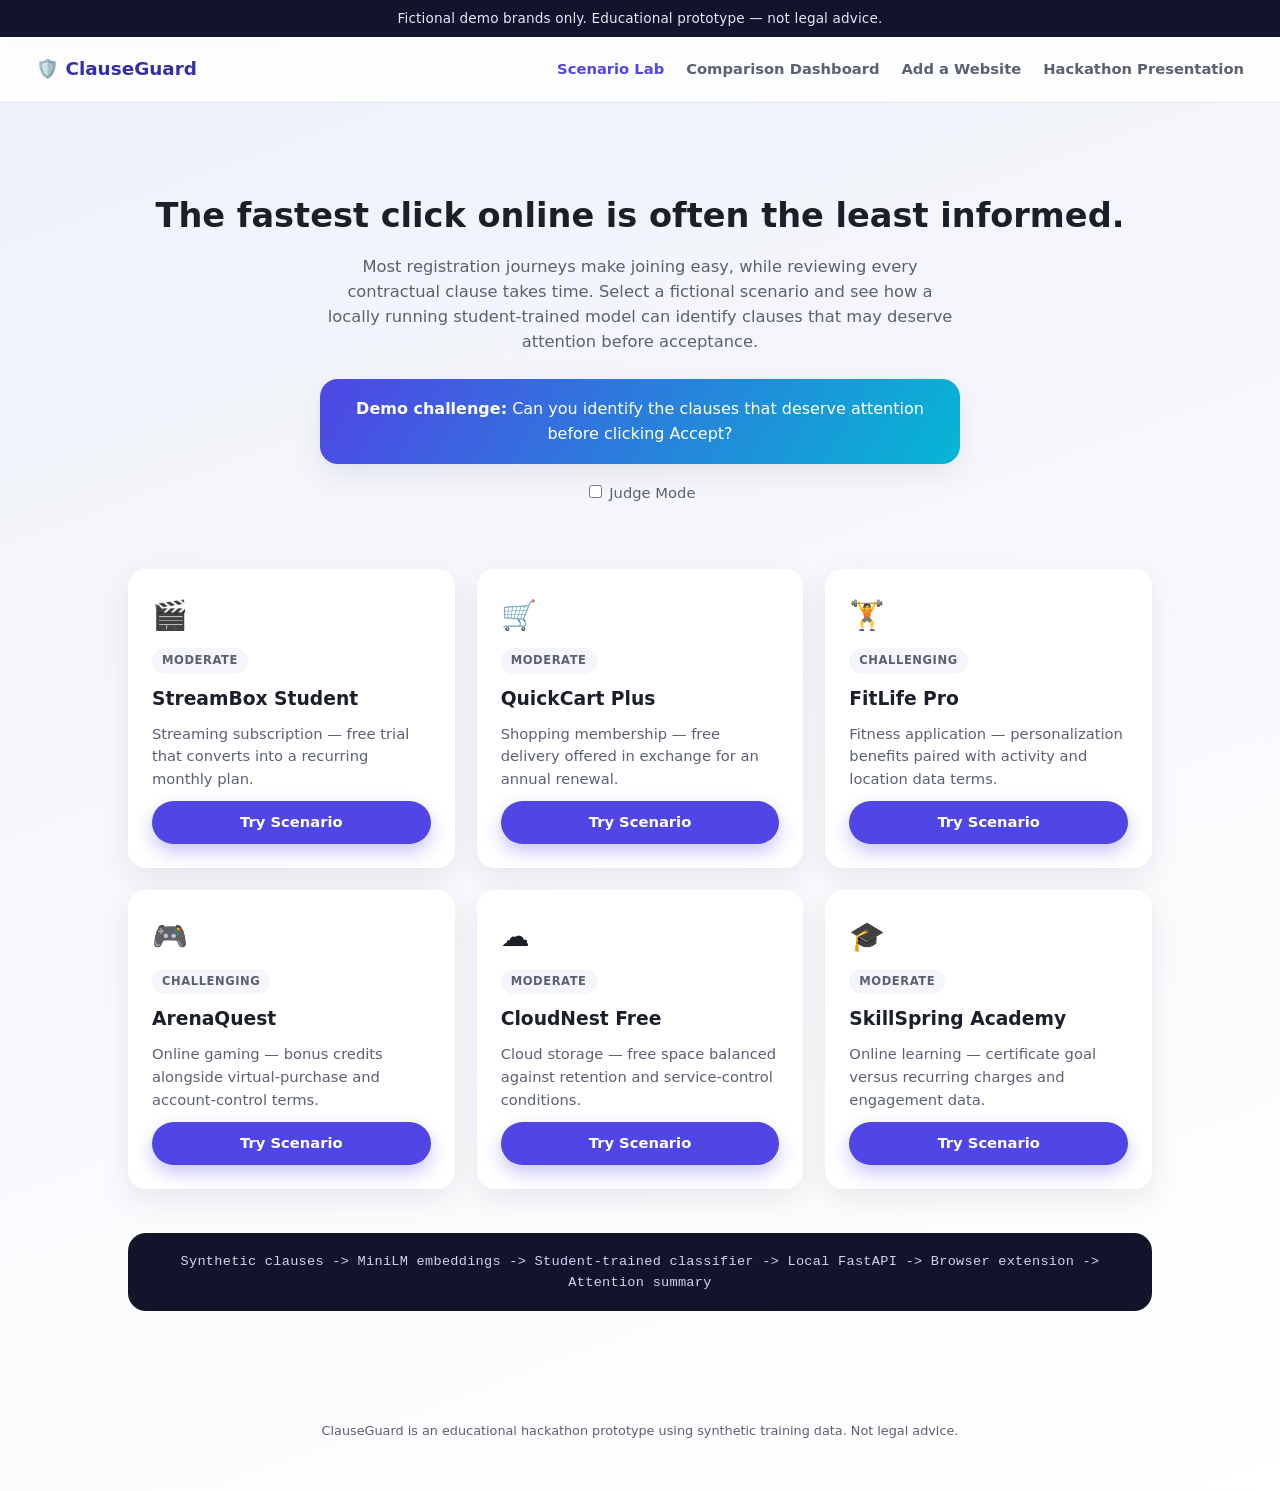
<file: demo/index.html>
<!DOCTYPE html>
<html lang="en">
<head>
<meta charset="UTF-8" />
<meta name="viewport" content="width=device-width, initial-scale=1.0" />
<title>ClauseGuard - Real-World Scenario Lab</title>
<link rel="stylesheet" href="styles.css" />
</head>
<body data-clauseguard-scenario="gallery" data-clauseguard-title="Scenario Lab">
  <div class="cg-disclaimer-banner">
    Fictional demo brands only. Educational prototype &mdash; not legal advice.
  </div>
  <nav class="cg-nav">
    <a class="cg-logo" href="index.html">🛡️ ClauseGuard</a>
    <ul class="cg-nav-links">
      <li><a href="index.html" class="active">Scenario Lab</a></li>
      <li><a href="comparison.html">Comparison Dashboard</a></li>
      <li><a href="admin-add-site.html">Add a Website</a></li>
      <li><a href="presentation.html">Hackathon Presentation</a></li>
    </ul>
  </nav>

  <div id="cg-judge-bar-top" class="cg-judge-bar" style="display:none;"></div>

  <main class="cg-container">
    <section class="cg-hero">
      <h1>The fastest click online is often the least informed.</h1>
      <p>
        Most registration journeys make joining easy, while reviewing every
        contractual clause takes time. Select a fictional scenario and see
        how a locally running student-trained model can identify clauses
        that may deserve attention before acceptance.
      </p>
      <div class="cg-challenge-card">
        <strong>Demo challenge:</strong> Can you identify the clauses that
        deserve attention before clicking Accept?
      </div>
      <div class="cg-judge-toggle">
        <label for="cg-judge-toggle-checkbox">
          <input type="checkbox" id="cg-judge-toggle-checkbox" />
          Judge Mode
        </label>
      </div>
    </section>

    <section class="cg-grid">
      <article class="cg-card">
        <div class="cg-card-icon">🎬</div>
        <span class="cg-difficulty">Moderate</span>
        <h3>StreamBox Student</h3>
        <p>Streaming subscription &mdash; free trial that converts into a recurring monthly plan.</p>
        <a class="cg-btn cg-btn-primary" href="streaming.html">Try Scenario</a>
      </article>

      <article class="cg-card">
        <div class="cg-card-icon">🛒</div>
        <span class="cg-difficulty">Moderate</span>
        <h3>QuickCart Plus</h3>
        <p>Shopping membership &mdash; free delivery offered in exchange for an annual renewal.</p>
        <a class="cg-btn cg-btn-primary" href="shopping.html">Try Scenario</a>
      </article>

      <article class="cg-card">
        <div class="cg-card-icon">🏋️</div>
        <span class="cg-difficulty">Challenging</span>
        <h3>FitLife Pro</h3>
        <p>Fitness application &mdash; personalization benefits paired with activity and location data terms.</p>
        <a class="cg-btn cg-btn-primary" href="fitness.html">Try Scenario</a>
      </article>

      <article class="cg-card">
        <div class="cg-card-icon">🎮</div>
        <span class="cg-difficulty">Challenging</span>
        <h3>ArenaQuest</h3>
        <p>Online gaming &mdash; bonus credits alongside virtual-purchase and account-control terms.</p>
        <a class="cg-btn cg-btn-primary" href="gaming.html">Try Scenario</a>
      </article>

      <article class="cg-card">
        <div class="cg-card-icon">☁️</div>
        <span class="cg-difficulty">Moderate</span>
        <h3>CloudNest Free</h3>
        <p>Cloud storage &mdash; free space balanced against retention and service-control conditions.</p>
        <a class="cg-btn cg-btn-primary" href="cloud-storage.html">Try Scenario</a>
      </article>

      <article class="cg-card">
        <div class="cg-card-icon">🎓</div>
        <span class="cg-difficulty">Moderate</span>
        <h3>SkillSpring Academy</h3>
        <p>Online learning &mdash; certificate goal versus recurring charges and engagement data.</p>
        <a class="cg-btn cg-btn-primary" href="student-learning.html">Try Scenario</a>
      </article>
    </section>

    <div class="cg-architecture-strip">
      Synthetic clauses -&gt; MiniLM embeddings -&gt; Student-trained classifier -&gt; Local FastAPI -&gt; Browser extension -&gt; Attention summary
    </div>
  </main>

  <footer class="cg-footer">
    ClauseGuard is an educational hackathon prototype using synthetic training data. Not legal advice.
  </footer>

  <script src="demo.js"></script>
  <script>
    ClauseGuardDemo.initGalleryJudgeToggle(
      document.getElementById("cg-judge-toggle-checkbox"),
      document.getElementById("cg-judge-bar-top")
    );
  </script>
</body>
</html>
</file>
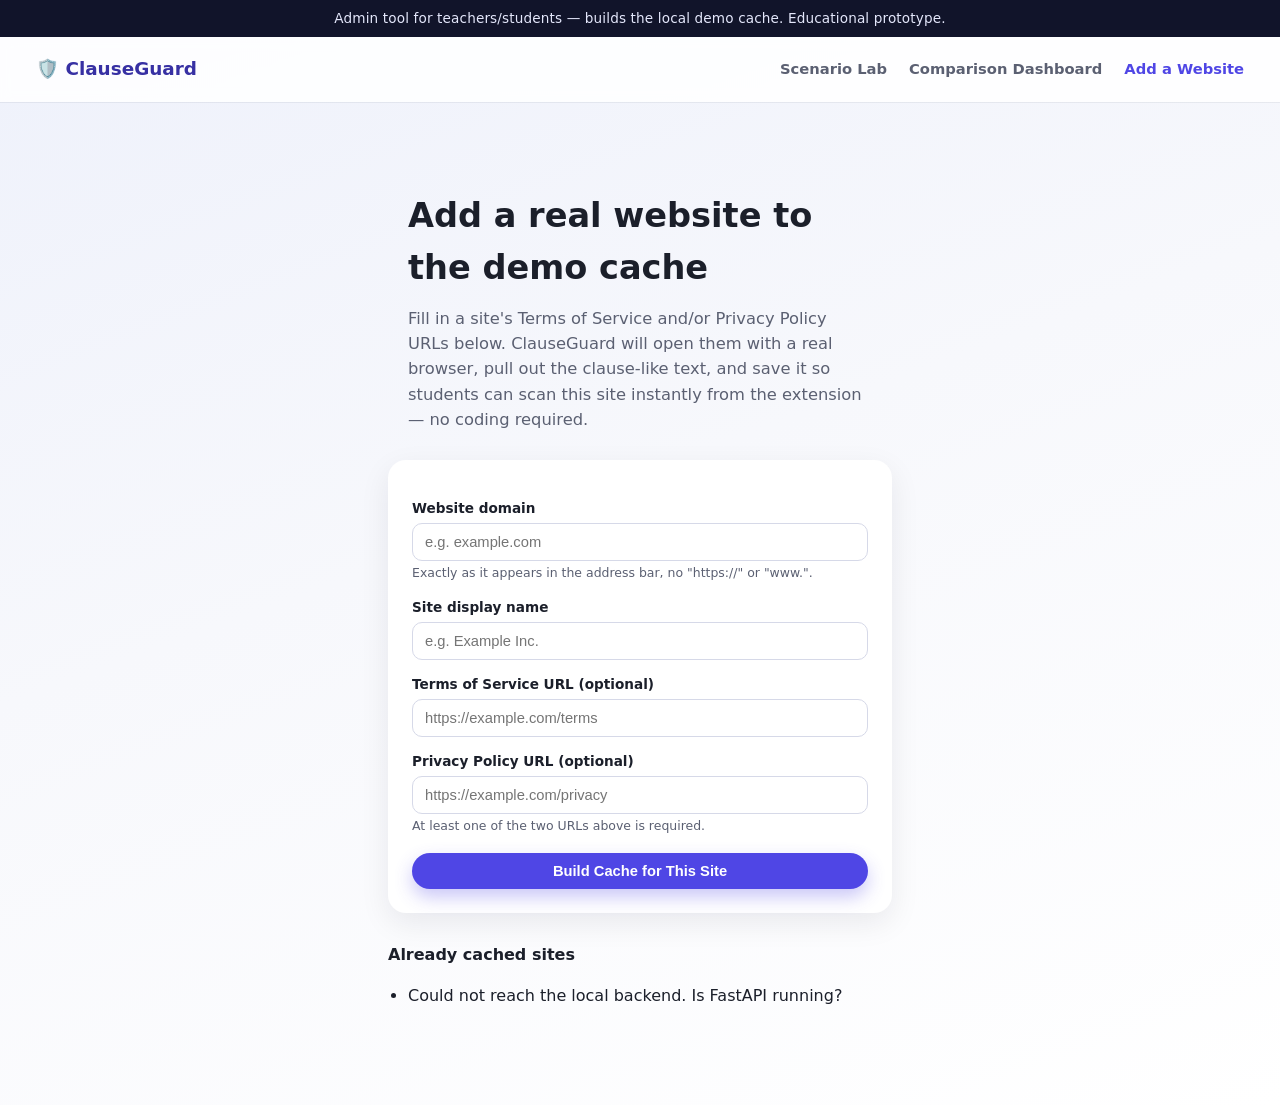
<file: demo/admin-add-site.html>
<!DOCTYPE html>
<html lang="en">
<head>
<meta charset="UTF-8" />
<meta name="viewport" content="width=device-width, initial-scale=1.0" />
<title>Add a Website - ClauseGuard Admin</title>
<link rel="stylesheet" href="styles.css" />
<style>
  .cg-admin-form label {
    display: block;
    font-weight: 600;
    font-size: 0.85rem;
    margin: 14px 0 4px;
  }
  .cg-admin-form input {
    width: 100%;
    padding: 10px 12px;
    border-radius: 10px;
    border: 1px solid #d6d9e8;
    font-size: 0.92rem;
    box-sizing: border-box;
  }
  .cg-admin-hint {
    font-size: 0.78rem;
    color: #5b6072;
    margin: 2px 0 0;
  }
  #cg-admin-result {
    margin-top: 18px;
    padding: 14px 16px;
    border-radius: 12px;
    display: none;
    font-size: 0.88rem;
  }
  #cg-admin-result.cg-admin-ok {
    background: #e4f7ec;
    color: #1b8a5a;
    display: block;
  }
  #cg-admin-result.cg-admin-error {
    background: #fde2e2;
    color: #b91c1c;
    display: block;
  }
  #cg-admin-result.cg-admin-loading {
    background: #f4f6fb;
    color: #5b6072;
    display: block;
  }
  .cg-admin-existing {
    margin-top: 30px;
  }
  .cg-admin-existing ul {
    padding-left: 20px;
  }
</style>
</head>
<body>
  <div class="cg-disclaimer-banner">
    Admin tool for teachers/students &mdash; builds the local demo cache. Educational prototype.
  </div>
  <nav class="cg-nav">
    <a class="cg-logo" href="index.html">🛡️ ClauseGuard</a>
    <ul class="cg-nav-links">
      <li><a href="index.html">Scenario Lab</a></li>
      <li><a href="comparison.html">Comparison Dashboard</a></li>
      <li><a href="admin-add-site.html" class="active">Add a Website</a></li>
    </ul>
  </nav>

  <main class="cg-container" style="max-width:560px;">
    <section class="cg-hero" style="text-align:left;">
      <h1>Add a real website to the demo cache</h1>
      <p>
        Fill in a site's Terms of Service and/or Privacy Policy URLs below.
        ClauseGuard will open them with a real browser, pull out the
        clause-like text, and save it so students can scan this site
        instantly from the extension &mdash; no coding required.
      </p>
    </section>

    <div class="cg-panel cg-admin-form">
      <label for="cg-domain">Website domain</label>
      <input id="cg-domain" placeholder="e.g. example.com" autocomplete="off" />
      <p class="cg-admin-hint">Exactly as it appears in the address bar, no "https://" or "www.".</p>

      <label for="cg-site-name">Site display name</label>
      <input id="cg-site-name" placeholder="e.g. Example Inc." autocomplete="off" />

      <label for="cg-terms-url">Terms of Service URL (optional)</label>
      <input id="cg-terms-url" placeholder="https://example.com/terms" autocomplete="off" />

      <label for="cg-privacy-url">Privacy Policy URL (optional)</label>
      <input id="cg-privacy-url" placeholder="https://example.com/privacy" autocomplete="off" />
      <p class="cg-admin-hint">At least one of the two URLs above is required.</p>

      <button id="cg-admin-submit" class="cg-btn cg-btn-primary" style="width:100%; margin-top:18px;">
        Build Cache for This Site
      </button>

      <div id="cg-admin-result"></div>
    </div>

    <section class="cg-admin-existing">
      <h2 style="font-size:1rem;">Already cached sites</h2>
      <ul id="cg-existing-list">
        <li>Loading...</li>
      </ul>
    </section>
  </main>

  <script>
    const API_BASE_CANDIDATES = ["http://127.0.0.1:8000", "http://localhost:8000"];

    async function fetchFromBackend(path, options) {
      let lastError = null;
      for (const base of API_BASE_CANDIDATES) {
        try {
          const response = await fetch(base + path, options);
          const body = await response.json().catch(() => null);
          if (!response.ok) {
            throw new Error((body && body.detail) || `HTTP ${response.status}`);
          }
          return body;
        } catch (err) {
          lastError = err;
        }
      }
      throw lastError || new Error("Unknown network error.");
    }

    async function loadExistingSites() {
      const listEl = document.getElementById("cg-existing-list");
      try {
        const data = await fetchFromBackend("/realsite-cache", { method: "GET" });
        const names = Object.entries(data.domains || {});
        listEl.innerHTML = names.length
          ? names.map(([domain, name]) => `<li><strong>${name}</strong> &mdash; ${domain}</li>`).join("")
          : "<li>No sites cached yet.</li>";
      } catch (err) {
        listEl.innerHTML = "<li>Could not reach the local backend. Is FastAPI running?</li>";
      }
    }

    async function submitForm() {
      const resultEl = document.getElementById("cg-admin-result");
      const domain = document.getElementById("cg-domain").value.trim();
      const siteName = document.getElementById("cg-site-name").value.trim();
      const termsUrl = document.getElementById("cg-terms-url").value.trim();
      const privacyUrl = document.getElementById("cg-privacy-url").value.trim();

      resultEl.className = "";
      if (!domain || !siteName || (!termsUrl && !privacyUrl)) {
        resultEl.className = "cg-admin-error";
        resultEl.textContent = "Please fill in the domain, site name, and at least one URL.";
        return;
      }

      resultEl.className = "cg-admin-loading";
      resultEl.textContent = "Opening the page(s) with a real browser and extracting text... this takes about 10-20 seconds.";

      try {
        const result = await fetchFromBackend("/realsite-cache/build", {
          method: "POST",
          headers: { "Content-Type": "application/json" },
          body: JSON.stringify({
            domain,
            site_name: siteName,
            terms_url: termsUrl || null,
            privacy_url: privacyUrl || null,
          }),
        });

        if (result.cached) {
          const counts = Object.entries(result.pages)
            .map(([type, p]) => `${type}: ${p.clause_count ?? 0} clauses in ${p.seconds ?? "?"}s`)
            .join(", ");
          resultEl.className = "cg-admin-ok";
          resultEl.textContent = `Done! Cached ${result.site_name} (${counts}). Students can now scan ${domain} from the extension.`;
          loadExistingSites();
        } else {
          resultEl.className = "cg-admin-error";
          resultEl.textContent = "Could not extract any usable text from the page(s) provided.";
        }
      } catch (err) {
        resultEl.className = "cg-admin-error";
        resultEl.textContent = `Error: ${err.message}`;
      }
    }

    document.getElementById("cg-admin-submit").addEventListener("click", submitForm);
    loadExistingSites();
  </script>
</body>
</html>
</file>
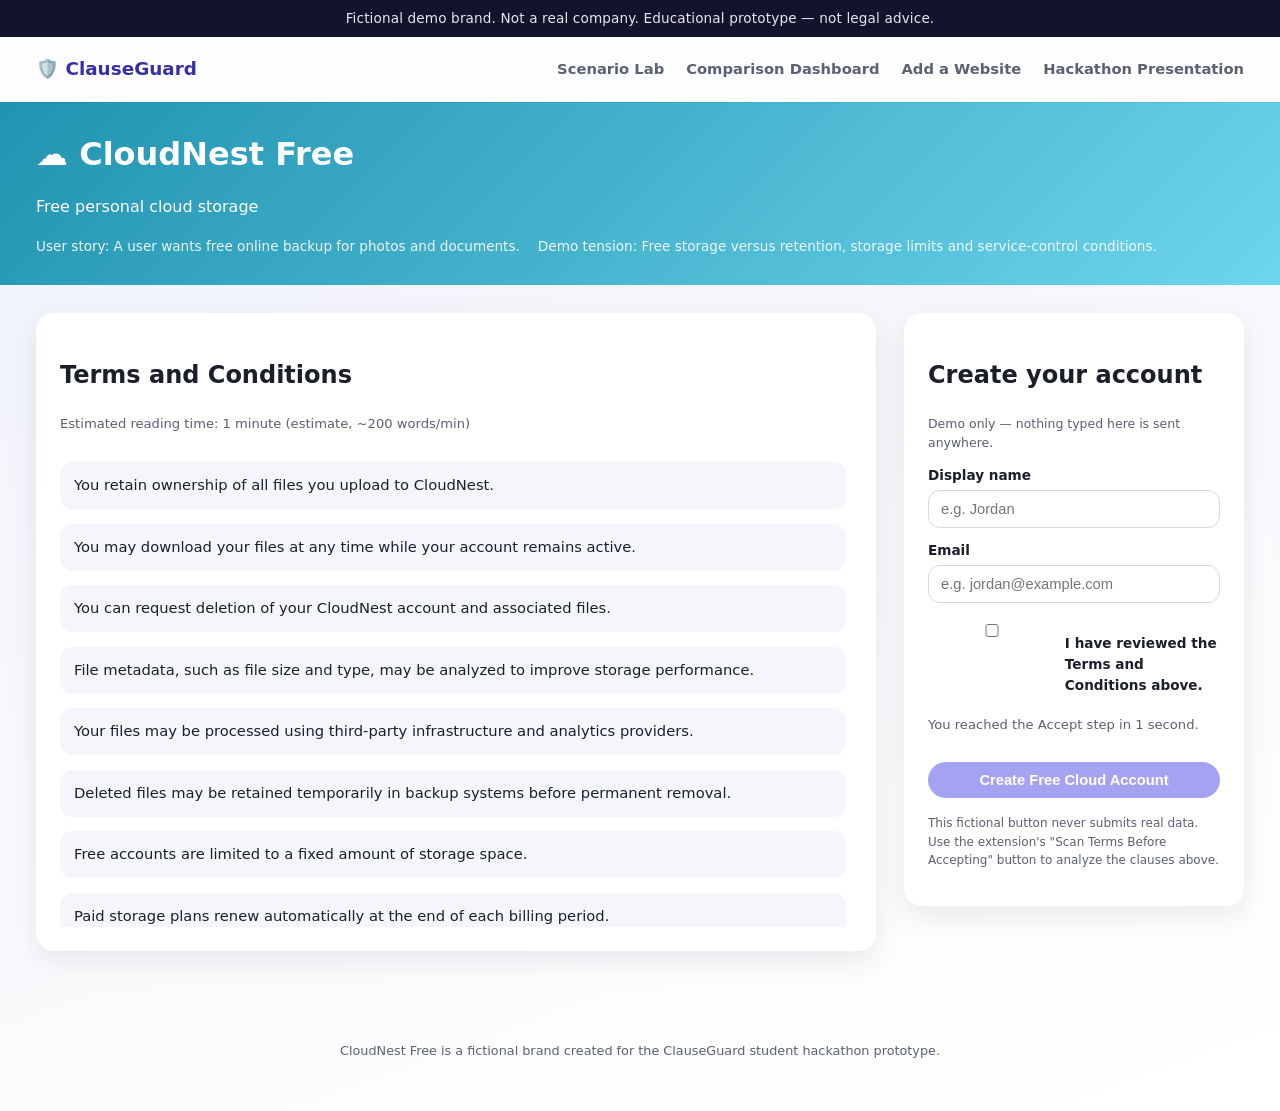
<file: demo/cloud-storage.html>
<!DOCTYPE html>
<html lang="en">
<head>
<meta charset="UTF-8" />
<meta name="viewport" content="width=device-width, initial-scale=1.0" />
<title>CloudNest Free - ClauseGuard Scenario</title>
<link rel="stylesheet" href="styles.css" />
</head>
<body data-clauseguard-scenario="cloud-storage" data-clauseguard-title="CloudNest Free">
  <div class="cg-disclaimer-banner">
    Fictional demo brand. Not a real company. Educational prototype &mdash; not legal advice.
  </div>
  <nav class="cg-nav">
    <a class="cg-logo" href="index.html">🛡️ ClauseGuard</a>
    <ul class="cg-nav-links">
      <li><a href="index.html">Scenario Lab</a></li>
      <li><a href="comparison.html">Comparison Dashboard</a></li>
      <li><a href="admin-add-site.html">Add a Website</a></li>
      <li><a href="presentation.html">Hackathon Presentation</a></li>
    </ul>
  </nav>

  <div id="cg-judge-banner" class="cg-judge-bar" style="display:none;"></div>

  <header class="cg-scenario-header" style="background: linear-gradient(135deg, #2193b0 0%, #6dd5ed 100%);">
    <h1>☁️ CloudNest Free</h1>
    <p>Free personal cloud storage</p>
    <div class="cg-scenario-meta">
      <span>User story: A user wants free online backup for photos and documents.</span>
      <span>Demo tension: Free storage versus retention, storage limits and service-control conditions.</span>
    </div>
  </header>

  <div class="cg-scenario-layout">
    <section class="cg-panel">
      <h2>Terms and Conditions</h2>
      <p id="cg-reading-time" class="cg-reading-time"></p>
      <div class="cg-terms-box">
        <p class="tc-clause" data-clause-id="1">You retain ownership of all files you upload to CloudNest.</p>
        <p class="tc-clause" data-clause-id="2">You may download your files at any time while your account remains active.</p>
        <p class="tc-clause" data-clause-id="3">You can request deletion of your CloudNest account and associated files.</p>
        <p class="tc-clause" data-clause-id="4">File metadata, such as file size and type, may be analyzed to improve storage performance.</p>
        <p class="tc-clause" data-clause-id="5">Your files may be processed using third-party infrastructure and analytics providers.</p>
        <p class="tc-clause" data-clause-id="6">Deleted files may be retained temporarily in backup systems before permanent removal.</p>
        <p class="tc-clause" data-clause-id="7">Free accounts are limited to a fixed amount of storage space.</p>
        <p class="tc-clause" data-clause-id="8">Paid storage plans renew automatically at the end of each billing period.</p>
        <p class="tc-clause" data-clause-id="9">We may change paid-plan prices for future billing periods with advance notice.</p>
        <p class="tc-clause" data-clause-id="10">Inactive accounts may be deleted after notice is sent to your registered email.</p>
        <p class="tc-clause" data-clause-id="11">We may restrict access to your account while investigating suspected misuse.</p>
        <p class="tc-clause" data-clause-id="12">We retain a limited operational licence to process your uploaded files in order to provide the service.</p>
      </div>
    </section>

    <aside class="cg-sidebar">
      <div class="cg-panel cg-signup-form">
        <h2>Create your account</h2>
        <p style="font-size:0.78rem;color:#5b6072;">Demo only &mdash; nothing typed here is sent anywhere.</p>
        <label for="cg-name">Display name</label>
        <input type="text" id="cg-name" placeholder="e.g. Jordan" autocomplete="off" />
        <label for="cg-email">Email</label>
        <input type="email" id="cg-email" placeholder="e.g. jordan@example.com" autocomplete="off" />

        <div class="cg-checkbox-row">
          <input type="checkbox" id="cg-accept-checkbox" />
          <label for="cg-accept-checkbox">I have reviewed the Terms and Conditions above.</label>
        </div>
        <p id="cg-elapsed-timer" class="cg-elapsed-timer"></p>
        <p id="cg-review-nudge" class="cg-review-nudge"></p>

        <button id="cg-primary-action" class="cg-btn cg-btn-primary" style="width:100%;margin-top:14px;" disabled>
          Create Free Cloud Account
        </button>
        <p class="cg-fine-print">
          This fictional button never submits real data. Use the extension's
          "Scan Terms Before Accepting" button to analyze the clauses above.
        </p>
      </div>
    </aside>
  </div>

  <footer class="cg-footer">
    CloudNest Free is a fictional brand created for the ClauseGuard student hackathon prototype.
  </footer>

  <script src="demo.js"></script>
  <script>
    ClauseGuardDemo.initScenarioPage({});
  </script>
</body>
</html>
</file>
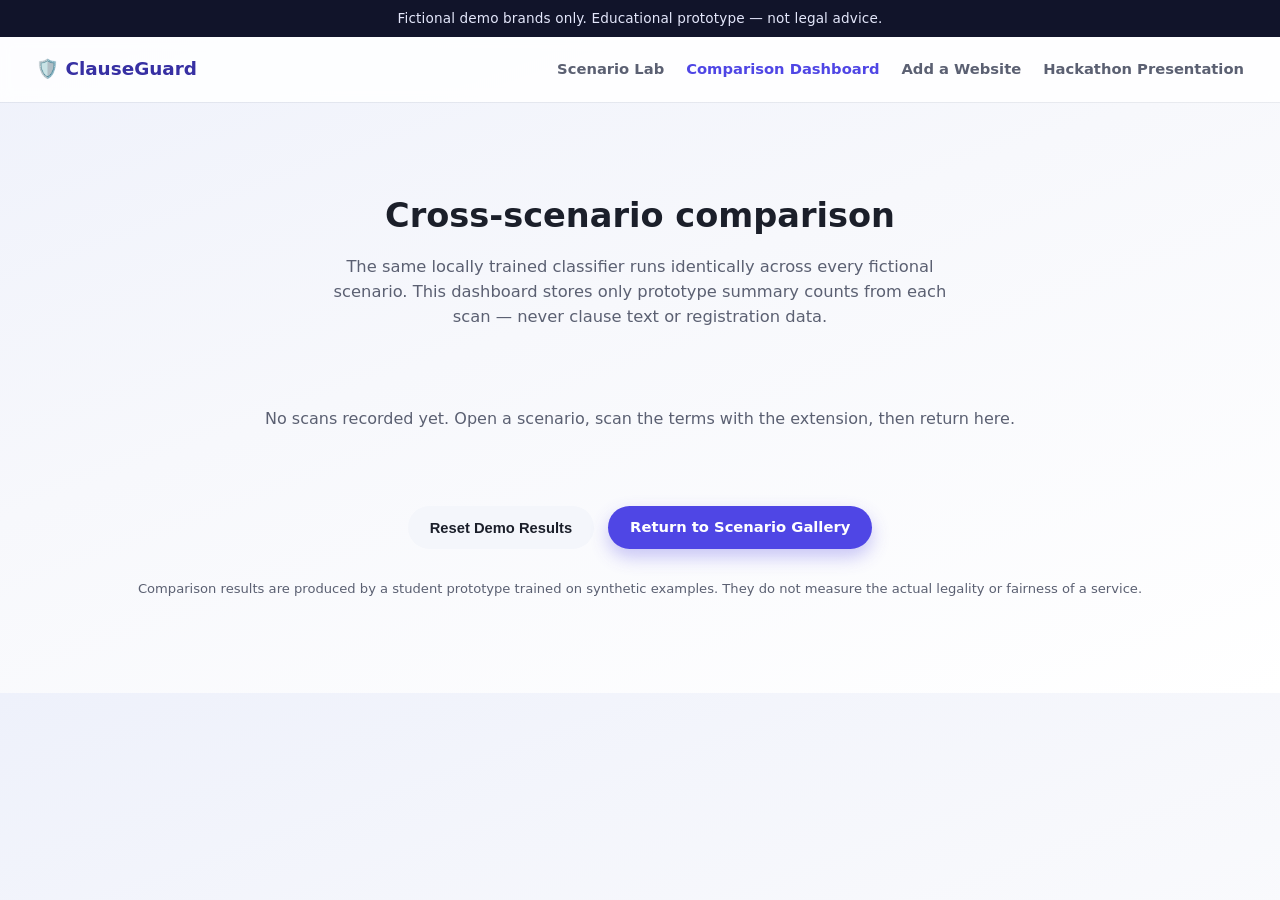
<file: demo/comparison.html>
<!DOCTYPE html>
<html lang="en">
<head>
<meta charset="UTF-8" />
<meta name="viewport" content="width=device-width, initial-scale=1.0" />
<title>Comparison Dashboard - ClauseGuard</title>
<link rel="stylesheet" href="styles.css" />
</head>
<body data-clauseguard-scenario="comparison" data-clauseguard-title="Comparison Dashboard">
  <div class="cg-disclaimer-banner">
    Fictional demo brands only. Educational prototype &mdash; not legal advice.
  </div>
  <nav class="cg-nav">
    <a class="cg-logo" href="index.html">🛡️ ClauseGuard</a>
    <ul class="cg-nav-links">
      <li><a href="index.html">Scenario Lab</a></li>
      <li><a href="comparison.html" class="active">Comparison Dashboard</a></li>
      <li><a href="admin-add-site.html">Add a Website</a></li>
      <li><a href="presentation.html">Hackathon Presentation</a></li>
    </ul>
  </nav>

  <main class="cg-container">
    <section class="cg-hero">
      <h1>Cross-scenario comparison</h1>
      <p>
        The same locally trained classifier runs identically across every
        fictional scenario. This dashboard stores only prototype summary
        counts from each scan &mdash; never clause text or registration data.
      </p>
    </section>

    <div id="cg-empty-state" class="cg-empty-state" style="display:none;">
      No scans recorded yet. Open a scenario, scan the terms with the
      extension, then return here.
    </div>

    <div id="cg-table-wrapper" class="cg-panel" style="display:none; margin-top: 20px;">
      <table class="cg-compare-table" id="cg-compare-table">
        <thead>
          <tr>
            <th>Scenario</th>
            <th>Clauses reviewed</th>
            <th>Privacy attention</th>
            <th>Payment attention</th>
            <th>User-rights attention</th>
            <th>Prototype attention score</th>
            <th>Last scanned</th>
          </tr>
        </thead>
        <tbody id="cg-compare-body"></tbody>
      </table>
    </div>

    <div style="display:flex; gap: 14px; margin-top: 24px; justify-content: center;">
      <button id="cg-reset-btn" class="cg-btn cg-btn-secondary">Reset Demo Results</button>
      <a href="index.html" class="cg-btn cg-btn-primary">Return to Scenario Gallery</a>
    </div>

    <p style="text-align:center; color:#5b6072; font-size:0.82rem; margin-top: 30px;">
      Comparison results are produced by a student prototype trained on
      synthetic examples. They do not measure the actual legality or
      fairness of a service.
    </p>
  </main>

  <script src="demo.js"></script>
  <script>
    function pct(n) { return Math.round(n * 100) / 100; }

    function render() {
      const results = ClauseGuardDemo.readScanResults();
      const emptyEl = document.getElementById("cg-empty-state");
      const wrapperEl = document.getElementById("cg-table-wrapper");
      const bodyEl = document.getElementById("cg-compare-body");

      if (!results.length) {
        emptyEl.style.display = "block";
        wrapperEl.style.display = "none";
        return;
      }

      emptyEl.style.display = "none";
      wrapperEl.style.display = "block";
      bodyEl.innerHTML = "";

      results.forEach((r) => {
        const row = document.createElement("tr");
        const scorePct = pct(r.attentionPercentage);
        row.innerHTML = `
          <td>${r.scenarioTitle}</td>
          <td>${r.totalClauses}</td>
          <td>
            ${r.categoryCounts.privacy_attention}
            <div class="cg-bar-track"><div class="cg-bar-fill privacy" style="width:${(r.categoryCounts.privacy_attention / r.totalClauses) * 100}%;"></div></div>
          </td>
          <td>
            ${r.categoryCounts.payment_attention}
            <div class="cg-bar-track"><div class="cg-bar-fill payment" style="width:${(r.categoryCounts.payment_attention / r.totalClauses) * 100}%;"></div></div>
          </td>
          <td>
            ${r.categoryCounts.user_rights_attention}
            <div class="cg-bar-track"><div class="cg-bar-fill rights" style="width:${(r.categoryCounts.user_rights_attention / r.totalClauses) * 100}%;"></div></div>
          </td>
          <td>${scorePct}%</td>
          <td>${new Date(r.timestamp).toLocaleString()}</td>
        `;
        bodyEl.appendChild(row);
      });
    }

    document.getElementById("cg-reset-btn").addEventListener("click", () => {
      ClauseGuardDemo.clearScanResults();
      render();
    });

    render();
  </script>
</body>
</html>
</file>
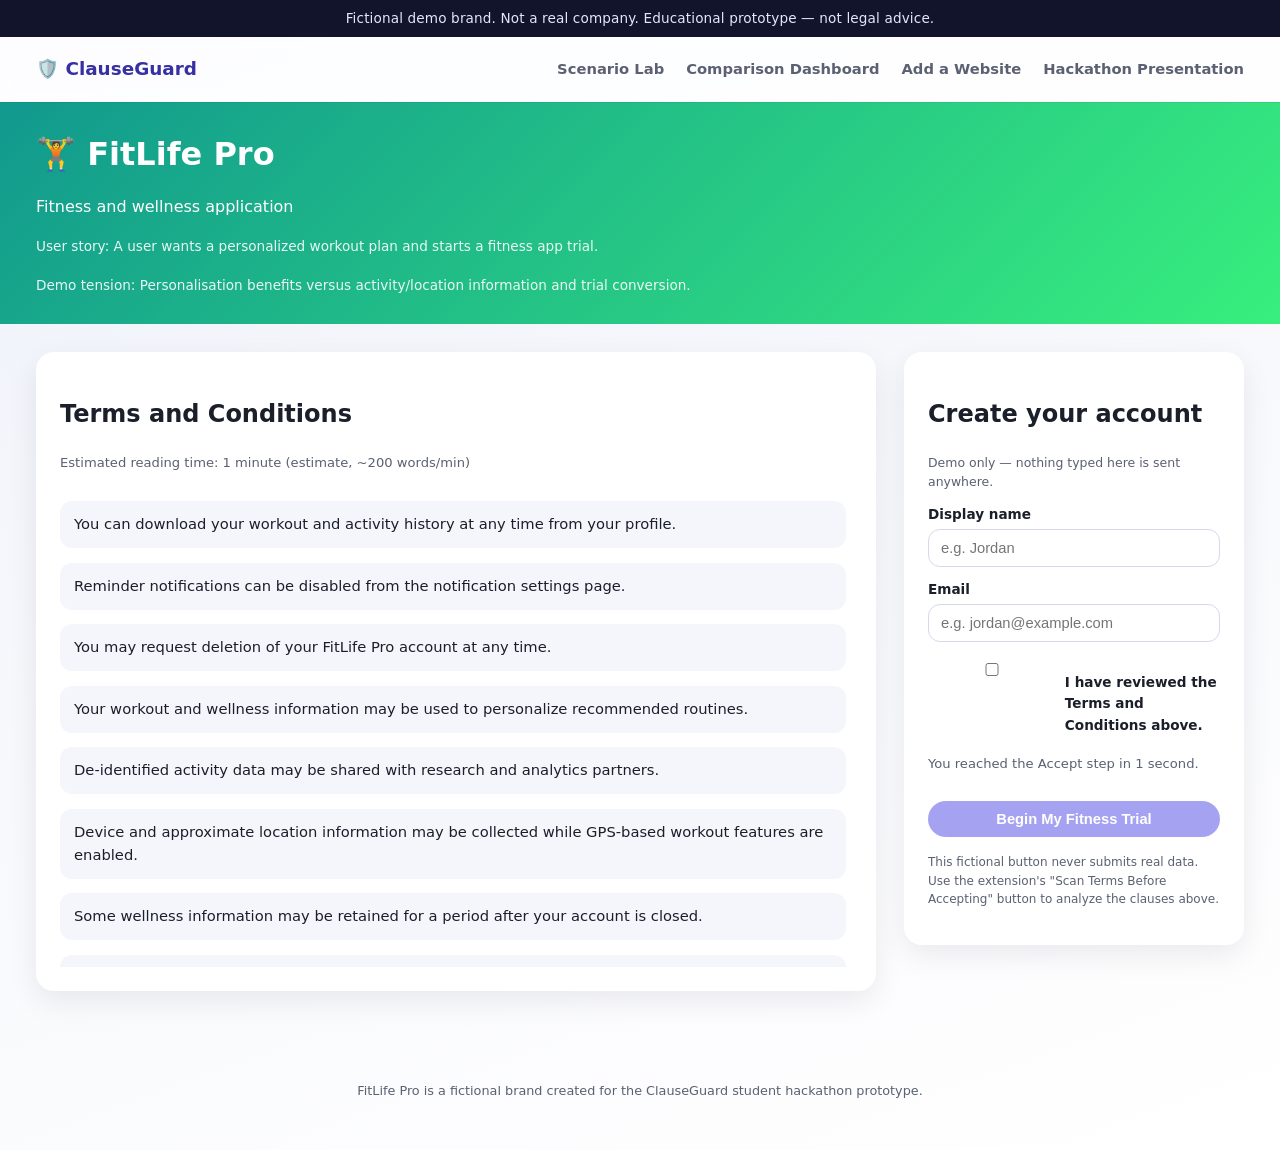
<file: demo/fitness.html>
<!DOCTYPE html>
<html lang="en">
<head>
<meta charset="UTF-8" />
<meta name="viewport" content="width=device-width, initial-scale=1.0" />
<title>FitLife Pro - ClauseGuard Scenario</title>
<link rel="stylesheet" href="styles.css" />
</head>
<body data-clauseguard-scenario="fitness" data-clauseguard-title="FitLife Pro">
  <div class="cg-disclaimer-banner">
    Fictional demo brand. Not a real company. Educational prototype &mdash; not legal advice.
  </div>
  <nav class="cg-nav">
    <a class="cg-logo" href="index.html">🛡️ ClauseGuard</a>
    <ul class="cg-nav-links">
      <li><a href="index.html">Scenario Lab</a></li>
      <li><a href="comparison.html">Comparison Dashboard</a></li>
      <li><a href="admin-add-site.html">Add a Website</a></li>
      <li><a href="presentation.html">Hackathon Presentation</a></li>
    </ul>
  </nav>

  <div id="cg-judge-banner" class="cg-judge-bar" style="display:none;"></div>

  <header class="cg-scenario-header" style="background: linear-gradient(135deg, #11998e 0%, #38ef7d 100%);">
    <h1>🏋️ FitLife Pro</h1>
    <p>Fitness and wellness application</p>
    <div class="cg-scenario-meta">
      <span>User story: A user wants a personalized workout plan and starts a fitness app trial.</span>
      <span>Demo tension: Personalisation benefits versus activity/location information and trial conversion.</span>
    </div>
  </header>

  <div class="cg-scenario-layout">
    <section class="cg-panel">
      <h2>Terms and Conditions</h2>
      <p id="cg-reading-time" class="cg-reading-time"></p>
      <div class="cg-terms-box">
        <p class="tc-clause" data-clause-id="1">You can download your workout and activity history at any time from your profile.</p>
        <p class="tc-clause" data-clause-id="2">Reminder notifications can be disabled from the notification settings page.</p>
        <p class="tc-clause" data-clause-id="3">You may request deletion of your FitLife Pro account at any time.</p>
        <p class="tc-clause" data-clause-id="4">Your workout and wellness information may be used to personalize recommended routines.</p>
        <p class="tc-clause" data-clause-id="5">De-identified activity data may be shared with research and analytics partners.</p>
        <p class="tc-clause" data-clause-id="6">Device and approximate location information may be collected while GPS-based workout features are enabled.</p>
        <p class="tc-clause" data-clause-id="7">Some wellness information may be retained for a period after your account is closed.</p>
        <p class="tc-clause" data-clause-id="8">Your free trial becomes a paid monthly FitLife Pro subscription once the trial period ends.</p>
        <p class="tc-clause" data-clause-id="9">Premium features are billed monthly to the payment method on file.</p>
        <p class="tc-clause" data-clause-id="10">Subscription payments already processed are not refundable except where required by law.</p>
        <p class="tc-clause" data-clause-id="11">Fitness content provided in the app is general information and is not personalized medical advice.</p>
        <p class="tc-clause" data-clause-id="12">We may suspend your account if prohibited activity, such as sharing your login, is detected.</p>
      </div>
    </section>

    <aside class="cg-sidebar">
      <div class="cg-panel cg-signup-form">
        <h2>Create your account</h2>
        <p style="font-size:0.78rem;color:#5b6072;">Demo only &mdash; nothing typed here is sent anywhere.</p>
        <label for="cg-name">Display name</label>
        <input type="text" id="cg-name" placeholder="e.g. Jordan" autocomplete="off" />
        <label for="cg-email">Email</label>
        <input type="email" id="cg-email" placeholder="e.g. jordan@example.com" autocomplete="off" />

        <div class="cg-checkbox-row">
          <input type="checkbox" id="cg-accept-checkbox" />
          <label for="cg-accept-checkbox">I have reviewed the Terms and Conditions above.</label>
        </div>
        <p id="cg-elapsed-timer" class="cg-elapsed-timer"></p>
        <p id="cg-review-nudge" class="cg-review-nudge"></p>

        <button id="cg-primary-action" class="cg-btn cg-btn-primary" style="width:100%;margin-top:14px;" disabled>
          Begin My Fitness Trial
        </button>
        <p class="cg-fine-print">
          This fictional button never submits real data. Use the extension's
          "Scan Terms Before Accepting" button to analyze the clauses above.
        </p>
      </div>
    </aside>
  </div>

  <footer class="cg-footer">
    FitLife Pro is a fictional brand created for the ClauseGuard student hackathon prototype.
  </footer>

  <script src="demo.js"></script>
  <script>
    ClauseGuardDemo.initScenarioPage({});
  </script>
</body>
</html>
</file>
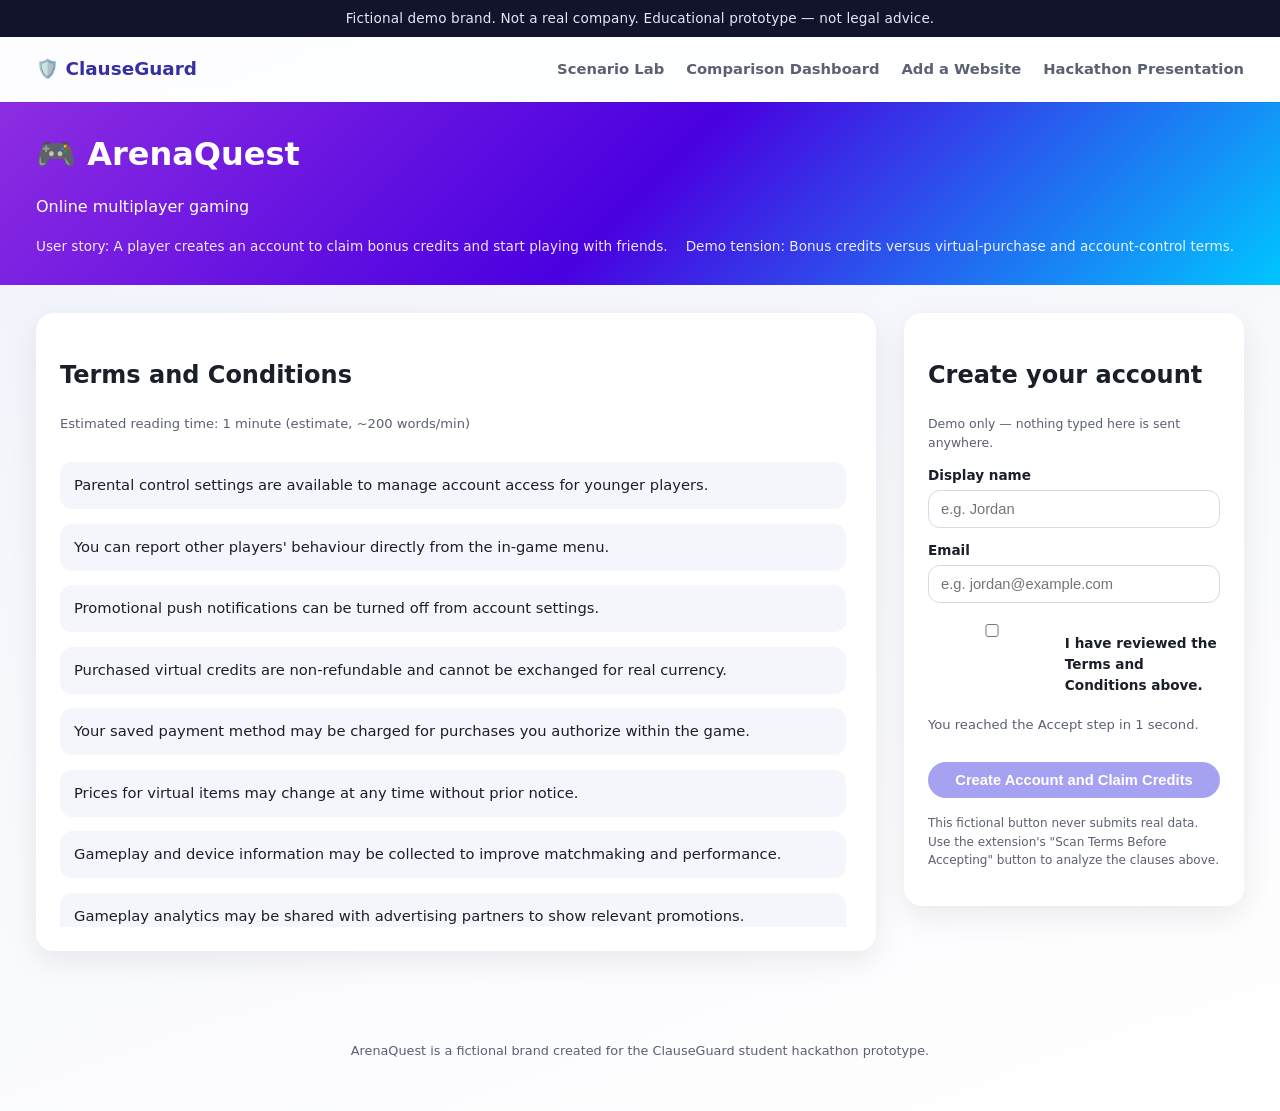
<file: demo/gaming.html>
<!DOCTYPE html>
<html lang="en">
<head>
<meta charset="UTF-8" />
<meta name="viewport" content="width=device-width, initial-scale=1.0" />
<title>ArenaQuest - ClauseGuard Scenario</title>
<link rel="stylesheet" href="styles.css" />
</head>
<body data-clauseguard-scenario="gaming" data-clauseguard-title="ArenaQuest">
  <div class="cg-disclaimer-banner">
    Fictional demo brand. Not a real company. Educational prototype &mdash; not legal advice.
  </div>
  <nav class="cg-nav">
    <a class="cg-logo" href="index.html">🛡️ ClauseGuard</a>
    <ul class="cg-nav-links">
      <li><a href="index.html">Scenario Lab</a></li>
      <li><a href="comparison.html">Comparison Dashboard</a></li>
      <li><a href="admin-add-site.html">Add a Website</a></li>
      <li><a href="presentation.html">Hackathon Presentation</a></li>
    </ul>
  </nav>

  <div id="cg-judge-banner" class="cg-judge-bar" style="display:none;"></div>

  <header class="cg-scenario-header" style="background: linear-gradient(135deg, #8e2de2 0%, #4a00e0 50%, #00c6ff 100%);">
    <h1>🎮 ArenaQuest</h1>
    <p>Online multiplayer gaming</p>
    <div class="cg-scenario-meta">
      <span>User story: A player creates an account to claim bonus credits and start playing with friends.</span>
      <span>Demo tension: Bonus credits versus virtual-purchase and account-control terms.</span>
    </div>
  </header>

  <div class="cg-scenario-layout">
    <section class="cg-panel">
      <h2>Terms and Conditions</h2>
      <p id="cg-reading-time" class="cg-reading-time"></p>
      <div class="cg-terms-box">
        <p class="tc-clause" data-clause-id="1">Parental control settings are available to manage account access for younger players.</p>
        <p class="tc-clause" data-clause-id="2">You can report other players' behaviour directly from the in-game menu.</p>
        <p class="tc-clause" data-clause-id="3">Promotional push notifications can be turned off from account settings.</p>
        <p class="tc-clause" data-clause-id="4">Purchased virtual credits are non-refundable and cannot be exchanged for real currency.</p>
        <p class="tc-clause" data-clause-id="5">Your saved payment method may be charged for purchases you authorize within the game.</p>
        <p class="tc-clause" data-clause-id="6">Prices for virtual items may change at any time without prior notice.</p>
        <p class="tc-clause" data-clause-id="7">Gameplay and device information may be collected to improve matchmaking and performance.</p>
        <p class="tc-clause" data-clause-id="8">Gameplay analytics may be shared with advertising partners to show relevant promotions.</p>
        <p class="tc-clause" data-clause-id="9">We may suspend or terminate your account if you violate the community code of conduct.</p>
        <p class="tc-clause" data-clause-id="10">Unused virtual items may be forfeited if your account is terminated for a policy violation.</p>
        <p class="tc-clause" data-clause-id="11">You grant us a licence to host and display any custom game content you upload.</p>
        <p class="tc-clause" data-clause-id="12">Disputes relating to this agreement must be resolved through individual binding arbitration.</p>
      </div>
    </section>

    <aside class="cg-sidebar">
      <div class="cg-panel cg-signup-form">
        <h2>Create your account</h2>
        <p style="font-size:0.78rem;color:#5b6072;">Demo only &mdash; nothing typed here is sent anywhere.</p>
        <label for="cg-name">Display name</label>
        <input type="text" id="cg-name" placeholder="e.g. Jordan" autocomplete="off" />
        <label for="cg-email">Email</label>
        <input type="email" id="cg-email" placeholder="e.g. jordan@example.com" autocomplete="off" />

        <div class="cg-checkbox-row">
          <input type="checkbox" id="cg-accept-checkbox" />
          <label for="cg-accept-checkbox">I have reviewed the Terms and Conditions above.</label>
        </div>
        <p id="cg-elapsed-timer" class="cg-elapsed-timer"></p>
        <p id="cg-review-nudge" class="cg-review-nudge"></p>

        <button id="cg-primary-action" class="cg-btn cg-btn-primary" style="width:100%;margin-top:14px;" disabled>
          Create Account and Claim Credits
        </button>
        <p class="cg-fine-print">
          This fictional button never submits real data. Use the extension's
          "Scan Terms Before Accepting" button to analyze the clauses above.
        </p>
      </div>
    </aside>
  </div>

  <footer class="cg-footer">
    ArenaQuest is a fictional brand created for the ClauseGuard student hackathon prototype.
  </footer>

  <script src="demo.js"></script>
  <script>
    ClauseGuardDemo.initScenarioPage({});
  </script>
</body>
</html>
</file>
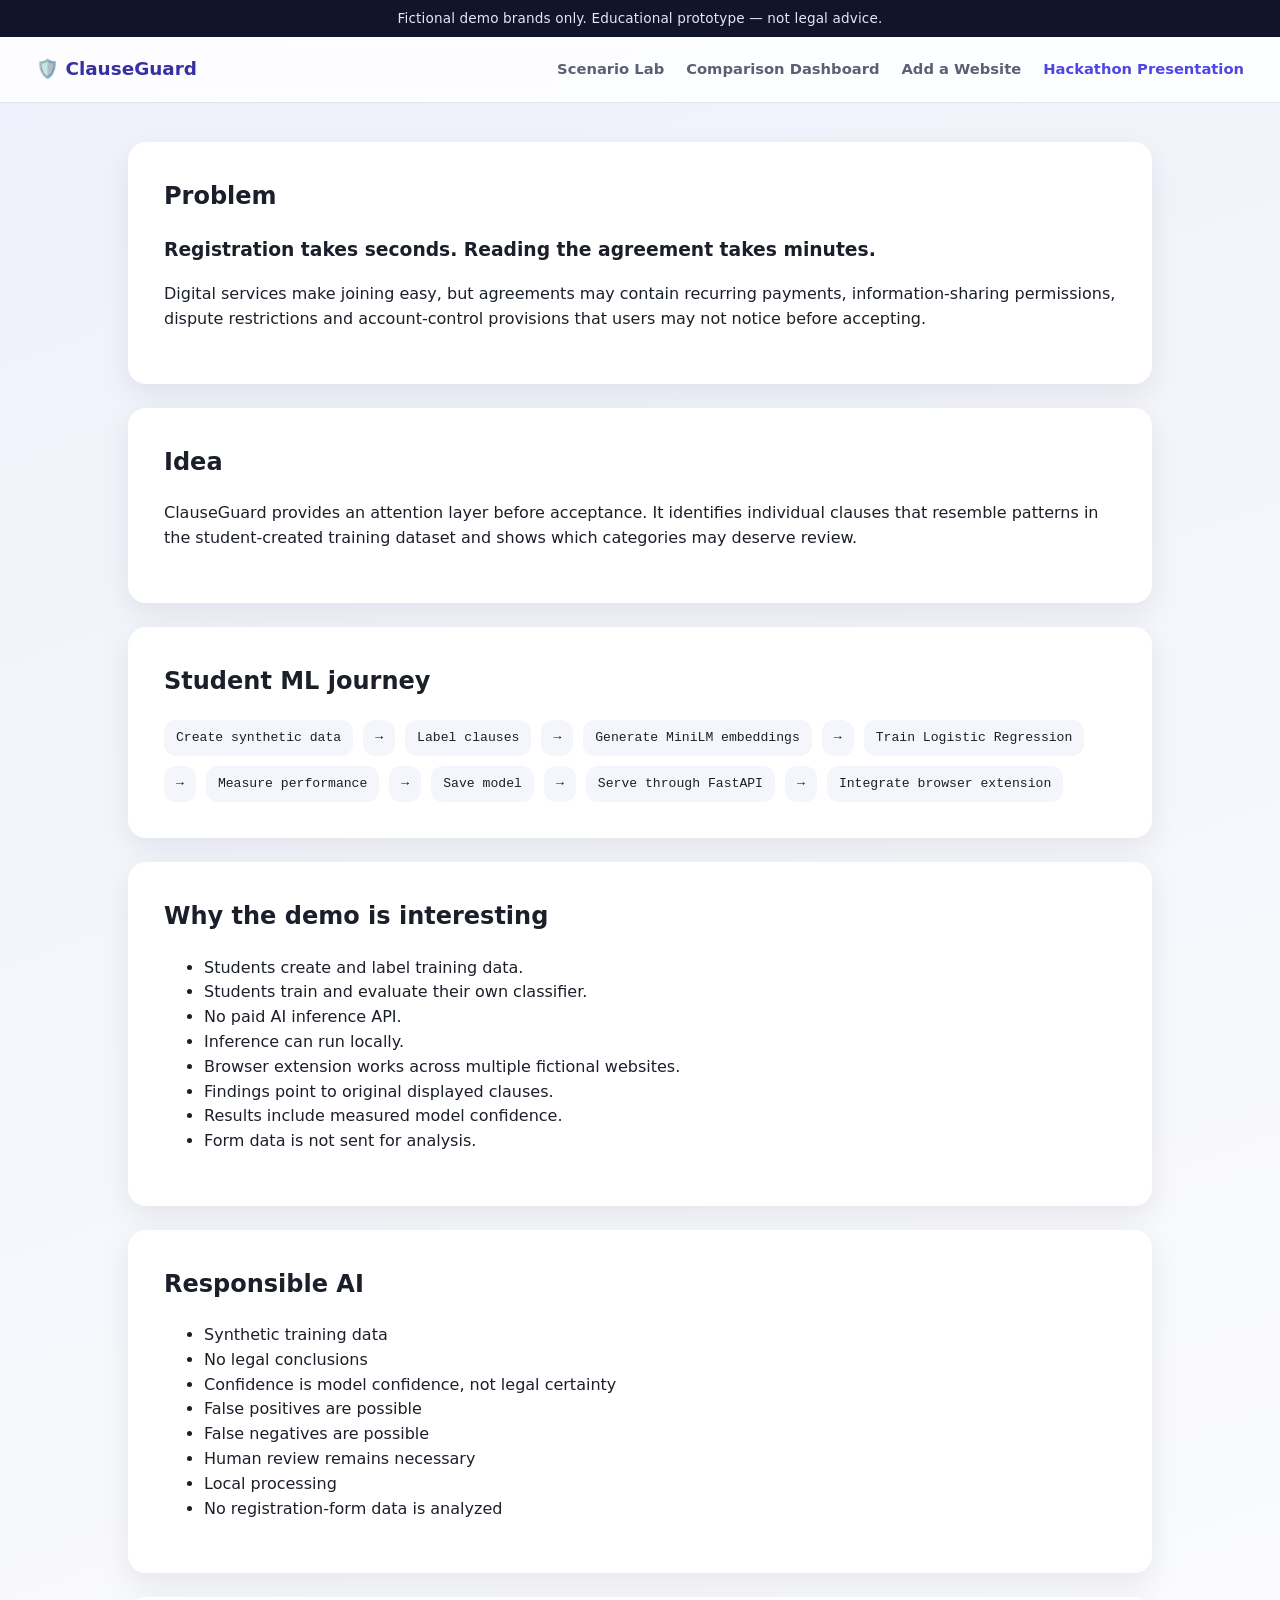
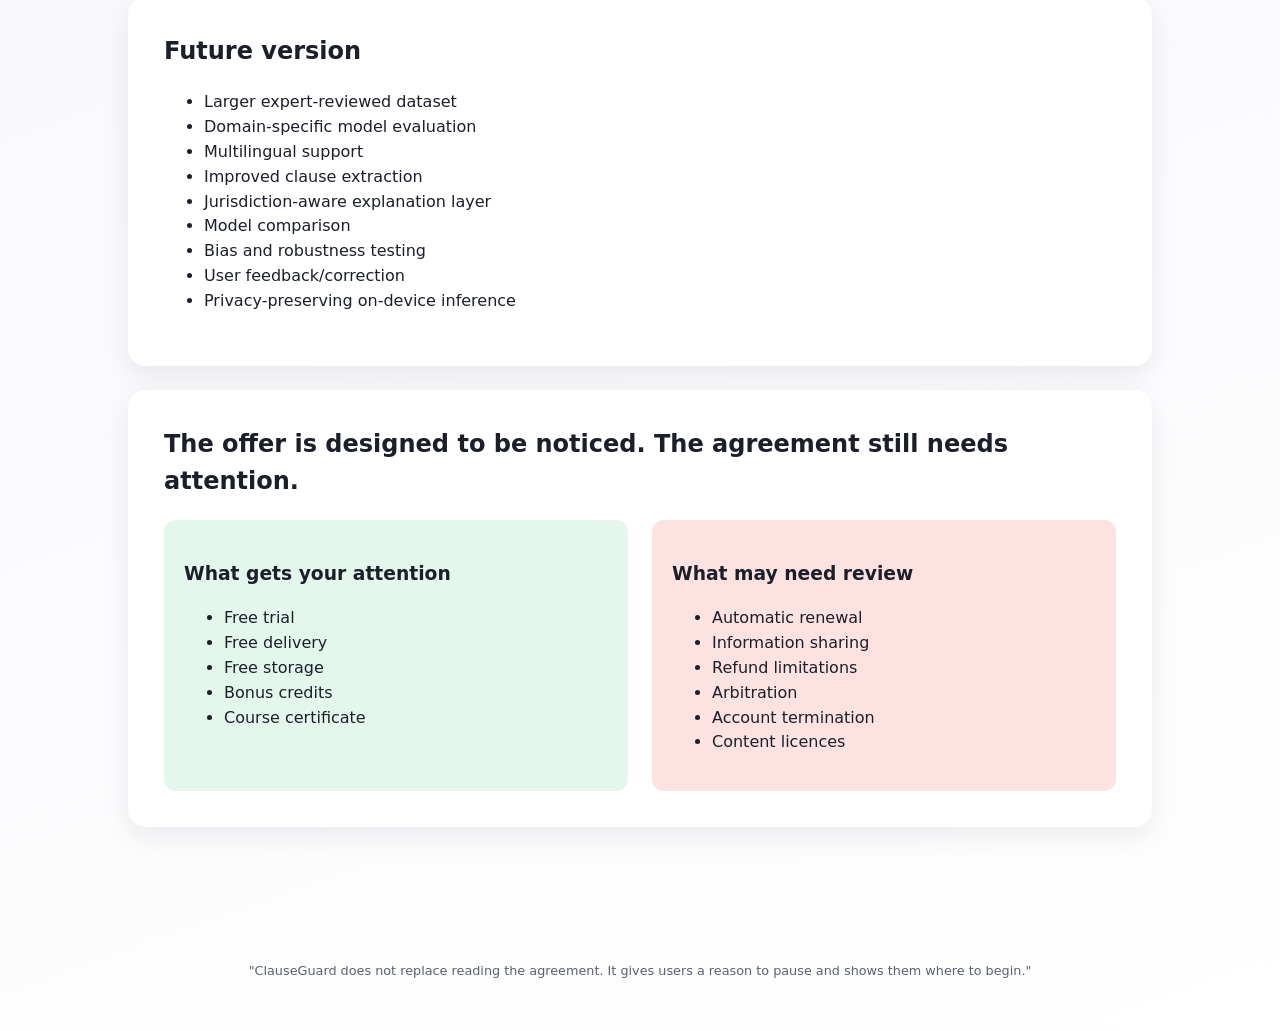
<file: demo/presentation.html>
<!DOCTYPE html>
<html lang="en">
<head>
<meta charset="UTF-8" />
<meta name="viewport" content="width=device-width, initial-scale=1.0" />
<title>Hackathon Presentation - ClauseGuard</title>
<link rel="stylesheet" href="styles.css" />
</head>
<body data-clauseguard-scenario="presentation" data-clauseguard-title="Hackathon Presentation">
  <div class="cg-disclaimer-banner">
    Fictional demo brands only. Educational prototype &mdash; not legal advice.
  </div>
  <nav class="cg-nav">
    <a class="cg-logo" href="index.html">🛡️ ClauseGuard</a>
    <ul class="cg-nav-links">
      <li><a href="index.html">Scenario Lab</a></li>
      <li><a href="comparison.html">Comparison Dashboard</a></li>
      <li><a href="admin-add-site.html">Add a Website</a></li>
      <li><a href="presentation.html" class="active">Hackathon Presentation</a></li>
    </ul>
  </nav>

  <main class="cg-container">
    <section class="cg-presentation-section">
      <h2>Problem</h2>
      <h3>Registration takes seconds. Reading the agreement takes minutes.</h3>
      <p>
        Digital services make joining easy, but agreements may contain
        recurring payments, information-sharing permissions, dispute
        restrictions and account-control provisions that users may not
        notice before accepting.
      </p>
    </section>

    <section class="cg-presentation-section">
      <h2>Idea</h2>
      <p>
        ClauseGuard provides an attention layer before acceptance. It
        identifies individual clauses that resemble patterns in the
        student-created training dataset and shows which categories may
        deserve review.
      </p>
    </section>

    <section class="cg-presentation-section">
      <h2>Student ML journey</h2>
      <div class="cg-flow-steps">
        <span>Create synthetic data</span>
        <span>→</span>
        <span>Label clauses</span>
        <span>→</span>
        <span>Generate MiniLM embeddings</span>
        <span>→</span>
        <span>Train Logistic Regression</span>
        <span>→</span>
        <span>Measure performance</span>
        <span>→</span>
        <span>Save model</span>
        <span>→</span>
        <span>Serve through FastAPI</span>
        <span>→</span>
        <span>Integrate browser extension</span>
      </div>
    </section>

    <section class="cg-presentation-section">
      <h2>Why the demo is interesting</h2>
      <ul>
        <li>Students create and label training data.</li>
        <li>Students train and evaluate their own classifier.</li>
        <li>No paid AI inference API.</li>
        <li>Inference can run locally.</li>
        <li>Browser extension works across multiple fictional websites.</li>
        <li>Findings point to original displayed clauses.</li>
        <li>Results include measured model confidence.</li>
        <li>Form data is not sent for analysis.</li>
      </ul>
    </section>

    <section class="cg-presentation-section">
      <h2>Responsible AI</h2>
      <ul>
        <li>Synthetic training data</li>
        <li>No legal conclusions</li>
        <li>Confidence is model confidence, not legal certainty</li>
        <li>False positives are possible</li>
        <li>False negatives are possible</li>
        <li>Human review remains necessary</li>
        <li>Local processing</li>
        <li>No registration-form data is analyzed</li>
      </ul>
    </section>

    <section class="cg-presentation-section">
      <h2>Future version</h2>
      <ul>
        <li>Larger expert-reviewed dataset</li>
        <li>Domain-specific model evaluation</li>
        <li>Multilingual support</li>
        <li>Improved clause extraction</li>
        <li>Jurisdiction-aware explanation layer</li>
        <li>Model comparison</li>
        <li>Bias and robustness testing</li>
        <li>User feedback/correction</li>
        <li>Privacy-preserving on-device inference</li>
      </ul>
    </section>

    <section class="cg-presentation-section">
      <h2>The offer is designed to be noticed. The agreement still needs attention.</h2>
      <div class="cg-contrast-grid">
        <div class="cg-contrast-col left">
          <h3>What gets your attention</h3>
          <ul>
            <li>Free trial</li>
            <li>Free delivery</li>
            <li>Free storage</li>
            <li>Bonus credits</li>
            <li>Course certificate</li>
          </ul>
        </div>
        <div class="cg-contrast-col right">
          <h3>What may need review</h3>
          <ul>
            <li>Automatic renewal</li>
            <li>Information sharing</li>
            <li>Refund limitations</li>
            <li>Arbitration</li>
            <li>Account termination</li>
            <li>Content licences</li>
          </ul>
        </div>
      </div>
    </section>
  </main>

  <footer class="cg-footer">
    "ClauseGuard does not replace reading the agreement. It gives users a reason to pause and shows them where to begin."
  </footer>
</body>
</html>
</file>
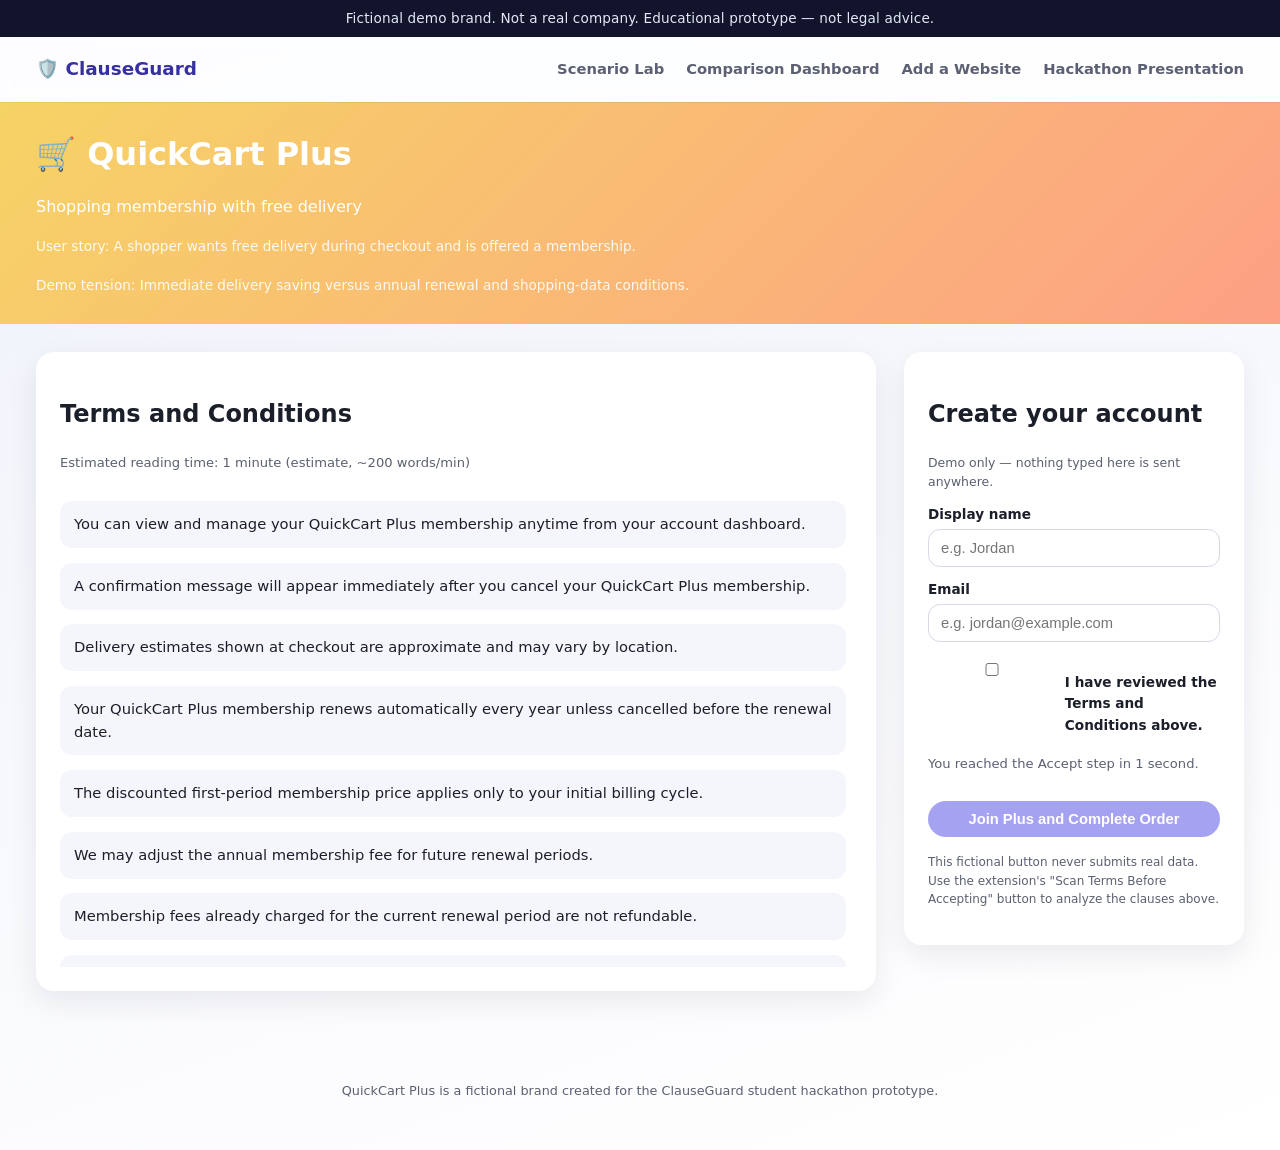
<file: demo/shopping.html>
<!DOCTYPE html>
<html lang="en">
<head>
<meta charset="UTF-8" />
<meta name="viewport" content="width=device-width, initial-scale=1.0" />
<title>QuickCart Plus - ClauseGuard Scenario</title>
<link rel="stylesheet" href="styles.css" />
</head>
<body data-clauseguard-scenario="shopping" data-clauseguard-title="QuickCart Plus">
  <div class="cg-disclaimer-banner">
    Fictional demo brand. Not a real company. Educational prototype &mdash; not legal advice.
  </div>
  <nav class="cg-nav">
    <a class="cg-logo" href="index.html">🛡️ ClauseGuard</a>
    <ul class="cg-nav-links">
      <li><a href="index.html">Scenario Lab</a></li>
      <li><a href="comparison.html">Comparison Dashboard</a></li>
      <li><a href="admin-add-site.html">Add a Website</a></li>
      <li><a href="presentation.html">Hackathon Presentation</a></li>
    </ul>
  </nav>

  <div id="cg-judge-banner" class="cg-judge-bar" style="display:none;"></div>

  <header class="cg-scenario-header" style="background: linear-gradient(135deg, #f6d365 0%, #fda085 100%);">
    <h1>🛒 QuickCart Plus</h1>
    <p>Shopping membership with free delivery</p>
    <div class="cg-scenario-meta">
      <span>User story: A shopper wants free delivery during checkout and is offered a membership.</span>
      <span>Demo tension: Immediate delivery saving versus annual renewal and shopping-data conditions.</span>
    </div>
  </header>

  <div class="cg-scenario-layout">
    <section class="cg-panel">
      <h2>Terms and Conditions</h2>
      <p id="cg-reading-time" class="cg-reading-time"></p>
      <div class="cg-terms-box">
        <p class="tc-clause" data-clause-id="1">You can view and manage your QuickCart Plus membership anytime from your account dashboard.</p>
        <p class="tc-clause" data-clause-id="2">A confirmation message will appear immediately after you cancel your QuickCart Plus membership.</p>
        <p class="tc-clause" data-clause-id="3">Delivery estimates shown at checkout are approximate and may vary by location.</p>
        <p class="tc-clause" data-clause-id="4">Your QuickCart Plus membership renews automatically every year unless cancelled before the renewal date.</p>
        <p class="tc-clause" data-clause-id="5">The discounted first-period membership price applies only to your initial billing cycle.</p>
        <p class="tc-clause" data-clause-id="6">We may adjust the annual membership fee for future renewal periods.</p>
        <p class="tc-clause" data-clause-id="7">Membership fees already charged for the current renewal period are not refundable.</p>
        <p class="tc-clause" data-clause-id="8">Your purchase history may be shared with participating merchants to personalize offers.</p>
        <p class="tc-clause" data-clause-id="9">Your browsing activity on partner sites may be used to show you targeted advertisements.</p>
        <p class="tc-clause" data-clause-id="10">Your account may be associated with merchant information to enable loyalty rewards.</p>
        <p class="tc-clause" data-clause-id="11">We may restrict your access to QuickCart Plus benefits if unusual order activity is detected.</p>
        <p class="tc-clause" data-clause-id="12">Programme features and benefits may change at any time without individual notice.</p>
      </div>
    </section>

    <aside class="cg-sidebar">
      <div class="cg-panel cg-signup-form">
        <h2>Create your account</h2>
        <p style="font-size:0.78rem;color:#5b6072;">Demo only &mdash; nothing typed here is sent anywhere.</p>
        <label for="cg-name">Display name</label>
        <input type="text" id="cg-name" placeholder="e.g. Jordan" autocomplete="off" />
        <label for="cg-email">Email</label>
        <input type="email" id="cg-email" placeholder="e.g. jordan@example.com" autocomplete="off" />

        <div class="cg-checkbox-row">
          <input type="checkbox" id="cg-accept-checkbox" />
          <label for="cg-accept-checkbox">I have reviewed the Terms and Conditions above.</label>
        </div>
        <p id="cg-elapsed-timer" class="cg-elapsed-timer"></p>
        <p id="cg-review-nudge" class="cg-review-nudge"></p>

        <button id="cg-primary-action" class="cg-btn cg-btn-primary" style="width:100%;margin-top:14px;" disabled>
          Join Plus and Complete Order
        </button>
        <p class="cg-fine-print">
          This fictional button never submits real data. Use the extension's
          "Scan Terms Before Accepting" button to analyze the clauses above.
        </p>
      </div>
    </aside>
  </div>

  <footer class="cg-footer">
    QuickCart Plus is a fictional brand created for the ClauseGuard student hackathon prototype.
  </footer>

  <script src="demo.js"></script>
  <script>
    ClauseGuardDemo.initScenarioPage({});
  </script>
</body>
</html>
</file>
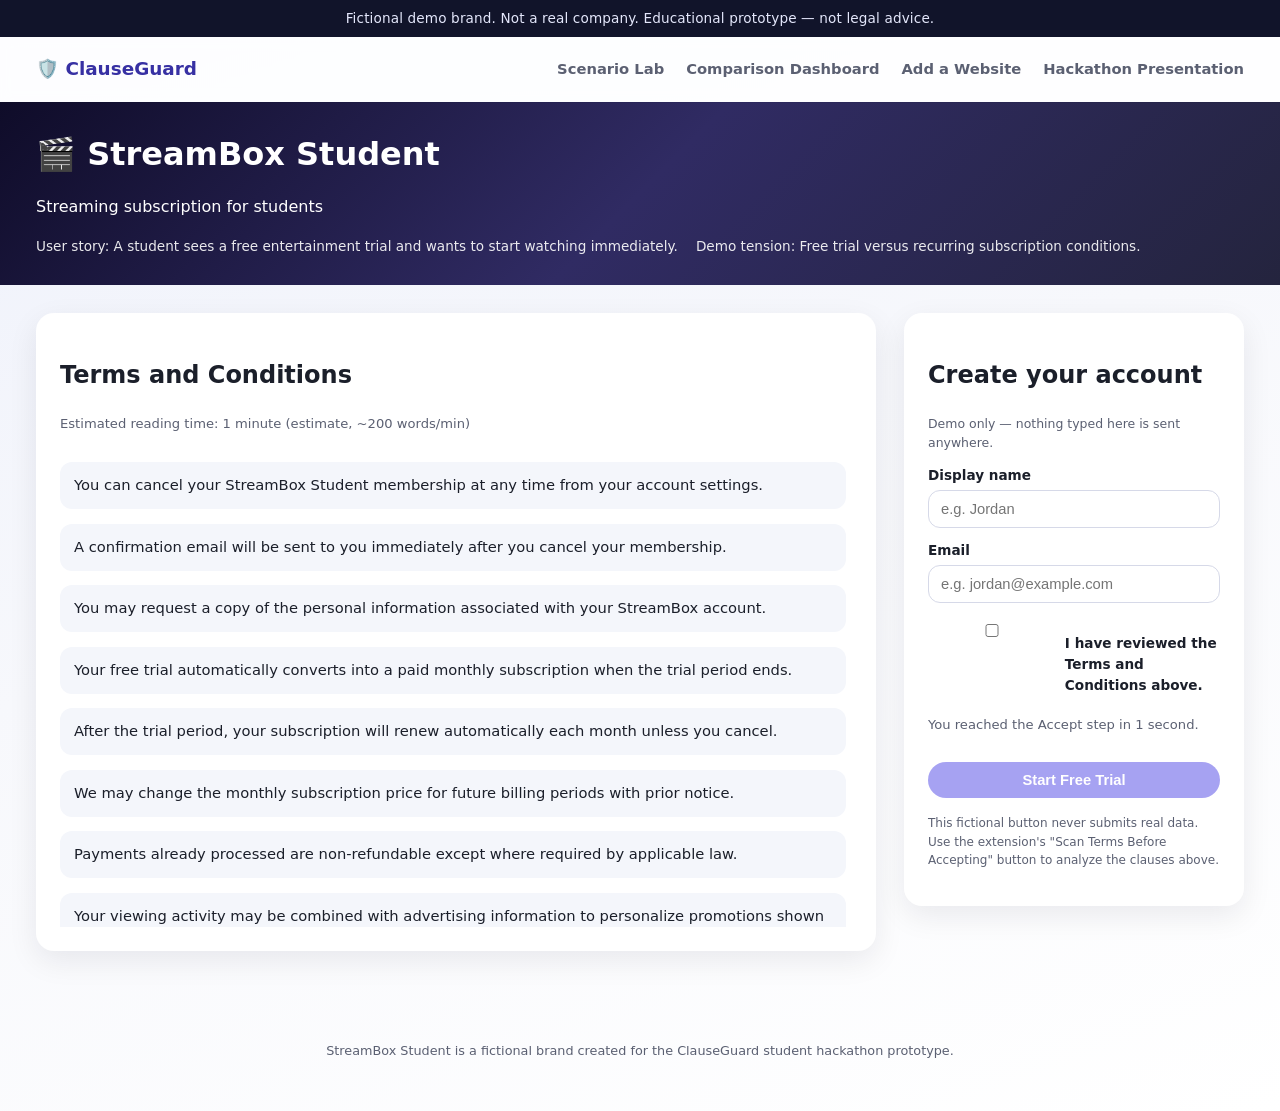
<file: demo/streaming.html>
<!DOCTYPE html>
<html lang="en">
<head>
<meta charset="UTF-8" />
<meta name="viewport" content="width=device-width, initial-scale=1.0" />
<title>StreamBox Student - ClauseGuard Scenario</title>
<link rel="stylesheet" href="styles.css" />
</head>
<body data-clauseguard-scenario="streaming" data-clauseguard-title="StreamBox Student">
  <div class="cg-disclaimer-banner">
    Fictional demo brand. Not a real company. Educational prototype &mdash; not legal advice.
  </div>
  <nav class="cg-nav">
    <a class="cg-logo" href="index.html">🛡️ ClauseGuard</a>
    <ul class="cg-nav-links">
      <li><a href="index.html">Scenario Lab</a></li>
      <li><a href="comparison.html">Comparison Dashboard</a></li>
      <li><a href="admin-add-site.html">Add a Website</a></li>
      <li><a href="presentation.html">Hackathon Presentation</a></li>
    </ul>
  </nav>

  <div id="cg-judge-banner" class="cg-judge-bar" style="display:none;"></div>

  <header class="cg-scenario-header" style="background: linear-gradient(135deg, #0f0c29 0%, #302b63 50%, #24243e 100%);">
    <h1>🎬 StreamBox Student</h1>
    <p>Streaming subscription for students</p>
    <div class="cg-scenario-meta">
      <span>User story: A student sees a free entertainment trial and wants to start watching immediately.</span>
      <span>Demo tension: Free trial versus recurring subscription conditions.</span>
    </div>
  </header>

  <div class="cg-scenario-layout">
    <section class="cg-panel">
      <h2>Terms and Conditions</h2>
      <p id="cg-reading-time" class="cg-reading-time"></p>
      <div class="cg-terms-box">
        <p class="tc-clause" data-clause-id="1">You can cancel your StreamBox Student membership at any time from your account settings.</p>
        <p class="tc-clause" data-clause-id="2">A confirmation email will be sent to you immediately after you cancel your membership.</p>
        <p class="tc-clause" data-clause-id="3">You may request a copy of the personal information associated with your StreamBox account.</p>
        <p class="tc-clause" data-clause-id="4">Your free trial automatically converts into a paid monthly subscription when the trial period ends.</p>
        <p class="tc-clause" data-clause-id="5">After the trial period, your subscription will renew automatically each month unless you cancel.</p>
        <p class="tc-clause" data-clause-id="6">We may change the monthly subscription price for future billing periods with prior notice.</p>
        <p class="tc-clause" data-clause-id="7">Payments already processed are non-refundable except where required by applicable law.</p>
        <p class="tc-clause" data-clause-id="8">Your viewing activity may be combined with advertising information to personalize promotions shown to you.</p>
        <p class="tc-clause" data-clause-id="9">Some usage information may be retained for a period of time after you close your account.</p>
        <p class="tc-clause" data-clause-id="10">Any dispute arising from this agreement will be resolved through individual binding arbitration.</p>
        <p class="tc-clause" data-clause-id="11">We may suspend your account if we believe you have violated our platform rules.</p>
      </div>
    </section>

    <aside class="cg-sidebar">
      <div class="cg-panel cg-signup-form">
        <h2>Create your account</h2>
        <p style="font-size:0.78rem;color:#5b6072;">Demo only &mdash; nothing typed here is sent anywhere.</p>
        <label for="cg-name">Display name</label>
        <input type="text" id="cg-name" placeholder="e.g. Jordan" autocomplete="off" />
        <label for="cg-email">Email</label>
        <input type="email" id="cg-email" placeholder="e.g. jordan@example.com" autocomplete="off" />

        <div class="cg-checkbox-row">
          <input type="checkbox" id="cg-accept-checkbox" />
          <label for="cg-accept-checkbox">I have reviewed the Terms and Conditions above.</label>
        </div>
        <p id="cg-elapsed-timer" class="cg-elapsed-timer"></p>
        <p id="cg-review-nudge" class="cg-review-nudge"></p>

        <button id="cg-primary-action" class="cg-btn cg-btn-primary" style="width:100%;margin-top:14px;" disabled>
          Start Free Trial
        </button>
        <p class="cg-fine-print">
          This fictional button never submits real data. Use the extension's
          "Scan Terms Before Accepting" button to analyze the clauses above.
        </p>
      </div>
    </aside>
  </div>

  <footer class="cg-footer">
    StreamBox Student is a fictional brand created for the ClauseGuard student hackathon prototype.
  </footer>

  <script src="demo.js"></script>
  <script>
    ClauseGuardDemo.initScenarioPage({});
  </script>
</body>
</html>
</file>
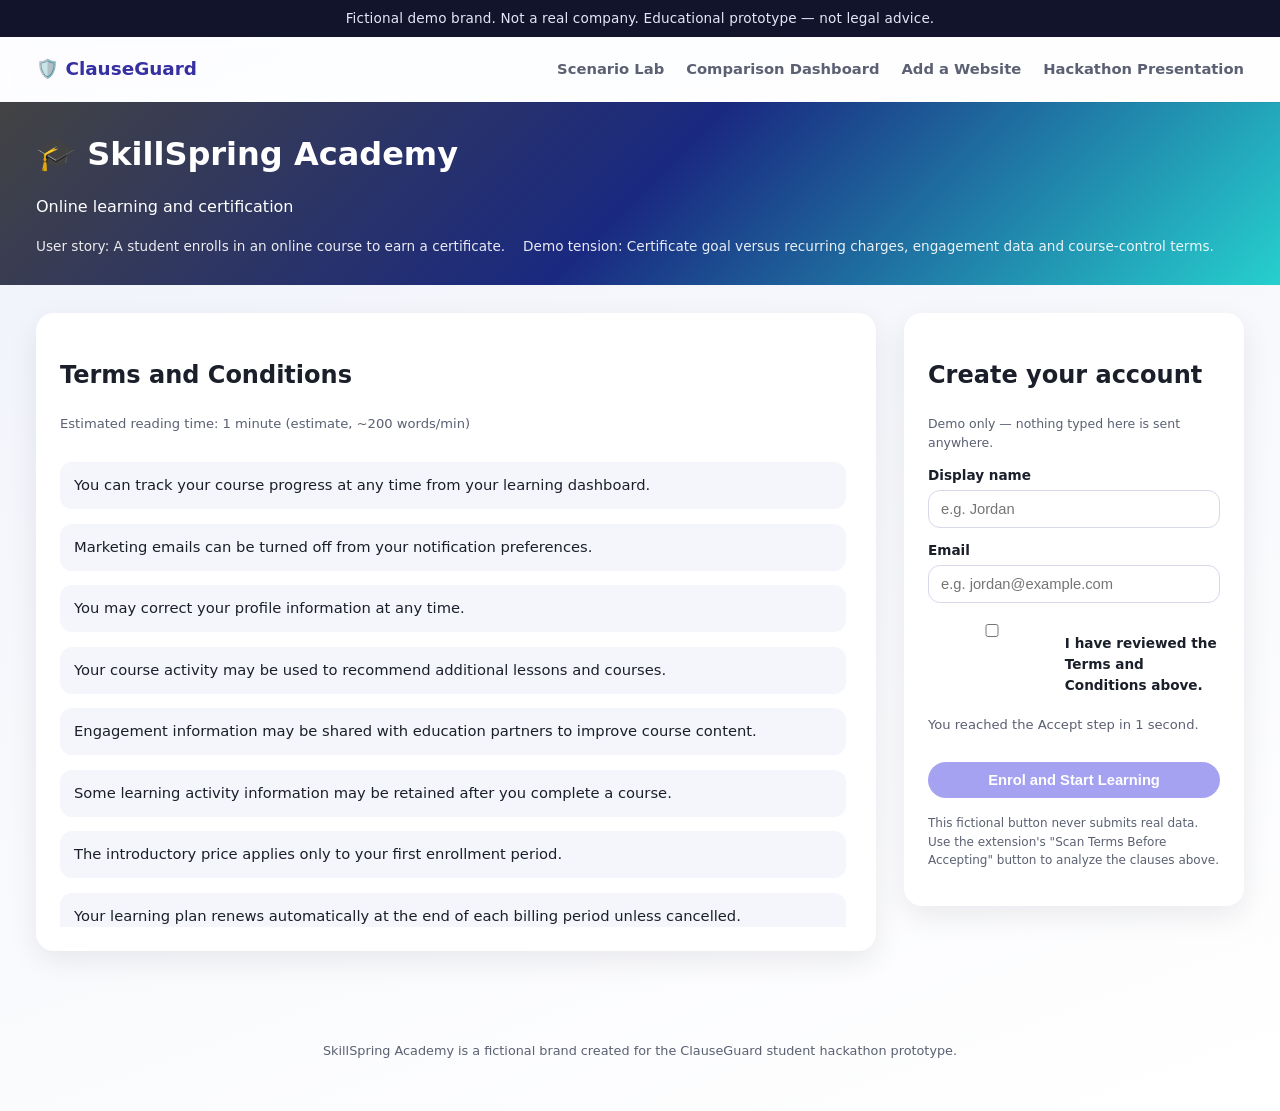
<file: demo/student-learning.html>
<!DOCTYPE html>
<html lang="en">
<head>
<meta charset="UTF-8" />
<meta name="viewport" content="width=device-width, initial-scale=1.0" />
<title>SkillSpring Academy - ClauseGuard Scenario</title>
<link rel="stylesheet" href="styles.css" />
</head>
<body data-clauseguard-scenario="student-learning" data-clauseguard-title="SkillSpring Academy">
  <div class="cg-disclaimer-banner">
    Fictional demo brand. Not a real company. Educational prototype &mdash; not legal advice.
  </div>
  <nav class="cg-nav">
    <a class="cg-logo" href="index.html">🛡️ ClauseGuard</a>
    <ul class="cg-nav-links">
      <li><a href="index.html">Scenario Lab</a></li>
      <li><a href="comparison.html">Comparison Dashboard</a></li>
      <li><a href="admin-add-site.html">Add a Website</a></li>
      <li><a href="presentation.html">Hackathon Presentation</a></li>
    </ul>
  </nav>

  <div id="cg-judge-banner" class="cg-judge-bar" style="display:none;"></div>

  <header class="cg-scenario-header" style="background: linear-gradient(135deg, #434343 0%, #1a2980 50%, #26d0ce 100%);">
    <h1>🎓 SkillSpring Academy</h1>
    <p>Online learning and certification</p>
    <div class="cg-scenario-meta">
      <span>User story: A student enrolls in an online course to earn a certificate.</span>
      <span>Demo tension: Certificate goal versus recurring charges, engagement data and course-control terms.</span>
    </div>
  </header>

  <div class="cg-scenario-layout">
    <section class="cg-panel">
      <h2>Terms and Conditions</h2>
      <p id="cg-reading-time" class="cg-reading-time"></p>
      <div class="cg-terms-box">
        <p class="tc-clause" data-clause-id="1">You can track your course progress at any time from your learning dashboard.</p>
        <p class="tc-clause" data-clause-id="2">Marketing emails can be turned off from your notification preferences.</p>
        <p class="tc-clause" data-clause-id="3">You may correct your profile information at any time.</p>
        <p class="tc-clause" data-clause-id="4">Your course activity may be used to recommend additional lessons and courses.</p>
        <p class="tc-clause" data-clause-id="5">Engagement information may be shared with education partners to improve course content.</p>
        <p class="tc-clause" data-clause-id="6">Some learning activity information may be retained after you complete a course.</p>
        <p class="tc-clause" data-clause-id="7">The introductory price applies only to your first enrollment period.</p>
        <p class="tc-clause" data-clause-id="8">Your learning plan renews automatically at the end of each billing period unless cancelled.</p>
        <p class="tc-clause" data-clause-id="9">Certificate-processing fees are non-refundable once a certificate has been issued.</p>
        <p class="tc-clause" data-clause-id="10">Course content and assessments may be changed or updated at any time.</p>
        <p class="tc-clause" data-clause-id="11">Certificates may be withheld if an academic integrity violation is identified.</p>
        <p class="tc-clause" data-clause-id="12">Submitted projects may be used in an anonymised form for educational demonstrations.</p>
      </div>
    </section>

    <aside class="cg-sidebar">
      <div class="cg-panel cg-signup-form">
        <h2>Create your account</h2>
        <p style="font-size:0.78rem;color:#5b6072;">Demo only &mdash; nothing typed here is sent anywhere.</p>
        <label for="cg-name">Display name</label>
        <input type="text" id="cg-name" placeholder="e.g. Jordan" autocomplete="off" />
        <label for="cg-email">Email</label>
        <input type="email" id="cg-email" placeholder="e.g. jordan@example.com" autocomplete="off" />

        <div class="cg-checkbox-row">
          <input type="checkbox" id="cg-accept-checkbox" />
          <label for="cg-accept-checkbox">I have reviewed the Terms and Conditions above.</label>
        </div>
        <p id="cg-elapsed-timer" class="cg-elapsed-timer"></p>
        <p id="cg-review-nudge" class="cg-review-nudge"></p>

        <button id="cg-primary-action" class="cg-btn cg-btn-primary" style="width:100%;margin-top:14px;" disabled>
          Enrol and Start Learning
        </button>
        <p class="cg-fine-print">
          This fictional button never submits real data. Use the extension's
          "Scan Terms Before Accepting" button to analyze the clauses above.
        </p>
      </div>
    </aside>
  </div>

  <footer class="cg-footer">
    SkillSpring Academy is a fictional brand created for the ClauseGuard student hackathon prototype.
  </footer>

  <script src="demo.js"></script>
  <script>
    ClauseGuardDemo.initScenarioPage({});
  </script>
</body>
</html>
</file>
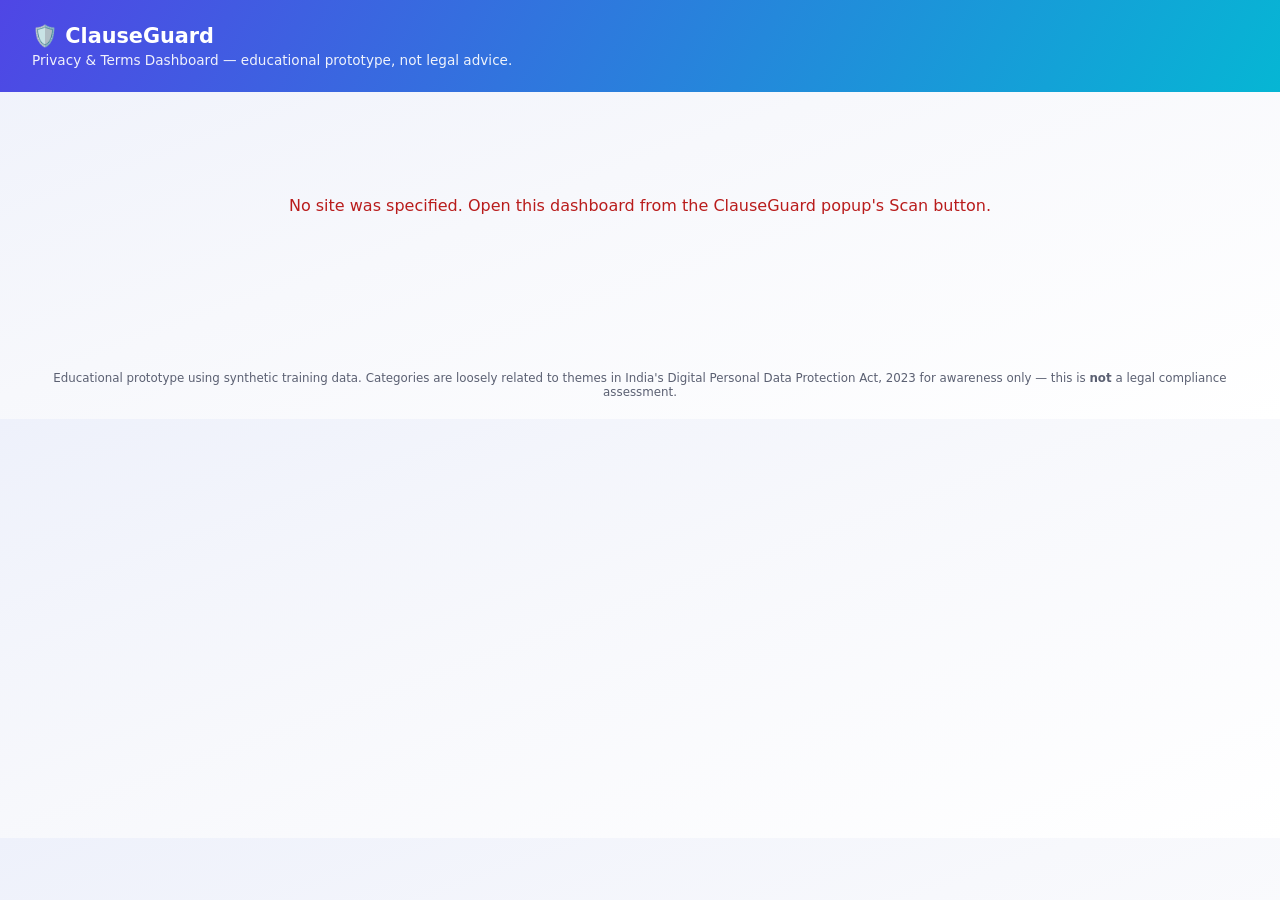
<file: extension/dashboard.html>
<!DOCTYPE html>
<html lang="en">
<head>
<meta charset="UTF-8" />
<title>ClauseGuard - Dashboard</title>
<link rel="stylesheet" href="dashboard.css" />
</head>
<body>
  <header class="cg-dash-header">
    <h1>🛡️ ClauseGuard</h1>
    <p>Privacy &amp; Terms Dashboard &mdash; educational prototype, not legal advice.</p>
  </header>

  <main id="cg-dash-content" class="cg-dash-content">
    <p class="cg-dash-loading">Loading cached data and analysing locally...</p>
  </main>

  <footer class="cg-dash-footer">
    Educational prototype using synthetic training data. Categories are
    loosely related to themes in India's Digital Personal Data Protection
    Act, 2023 for awareness only &mdash; this is <strong>not</strong> a legal
    compliance assessment.
  </footer>

  <script src="dashboard.js"></script>
</body>
</html>
</file>
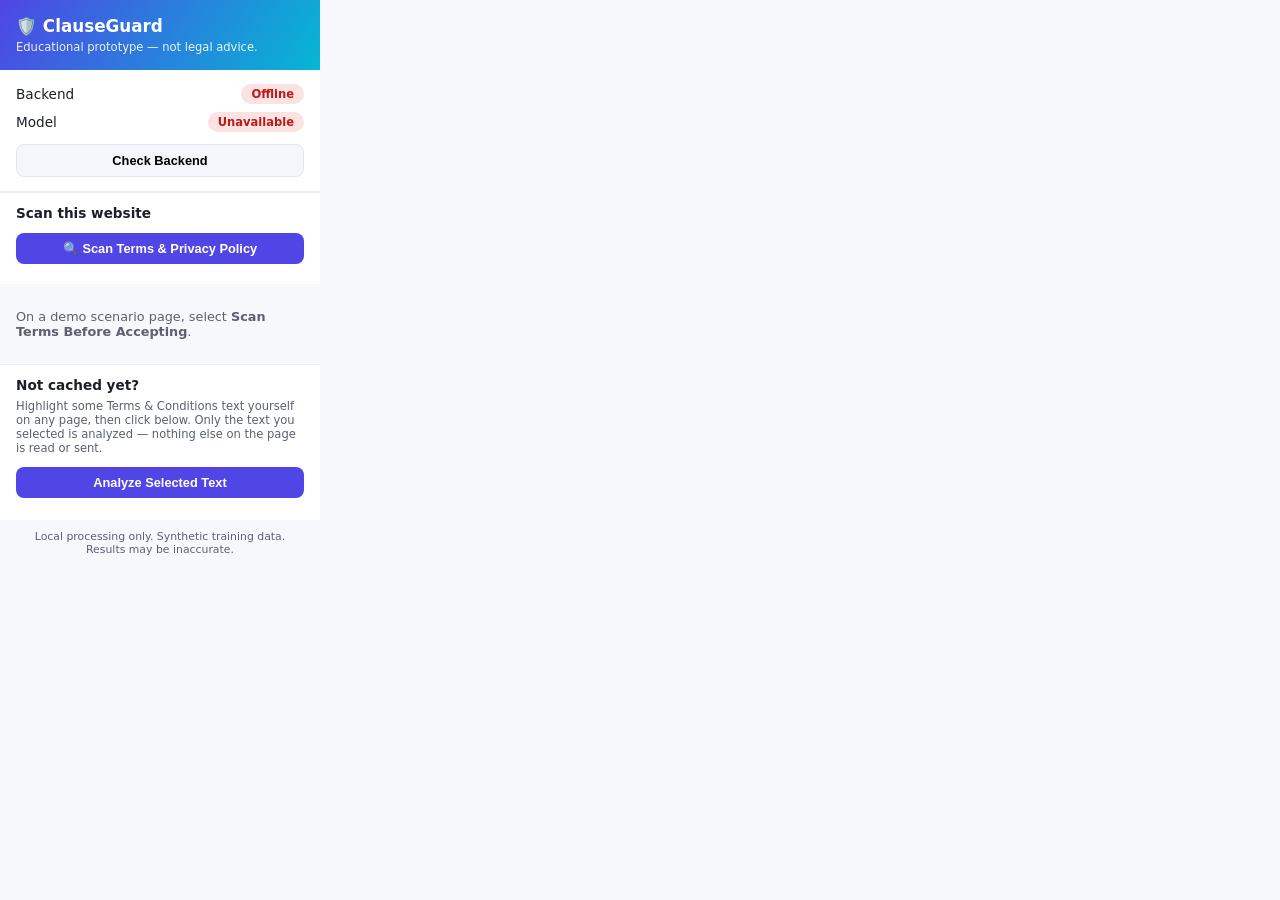
<file: extension/popup.html>
<!DOCTYPE html>
<html lang="en">
<head>
<meta charset="UTF-8" />
<title>ClauseGuard</title>
<link rel="stylesheet" href="popup.css" />
</head>
<body>
  <header class="cg-popup-header">
    <h1>🛡️ ClauseGuard</h1>
    <p class="cg-popup-subtitle">Educational prototype &mdash; not legal advice.</p>
  </header>

  <section class="cg-popup-status">
    <div class="cg-status-row">
      <span>Backend</span>
      <span id="cg-backend-status" class="cg-status-pill cg-status-unknown">Checking...</span>
    </div>
    <div class="cg-status-row">
      <span>Model</span>
      <span id="cg-model-status" class="cg-status-pill cg-status-unknown">Checking...</span>
    </div>
    <button id="cg-check-backend" class="cg-btn-small">Check Backend</button>
  </section>

  <section class="cg-popup-scan">
    <h2>Scan this website</h2>
    <p id="cg-current-domain" class="cg-popup-hint"></p>
    <button id="cg-scan-site" class="cg-btn-small cg-btn-primary-small">
      🔍 Scan Terms &amp; Privacy Policy
    </button>
    <p id="cg-scan-status" class="cg-popup-hint"></p>
    <p id="cg-cached-sites" class="cg-popup-hint"></p>
  </section>

  <section class="cg-popup-instructions">
    <p>On a demo scenario page, select <strong>Scan Terms Before Accepting</strong>.</p>
  </section>

  <section class="cg-popup-reality">
    <h2>Not cached yet?</h2>
    <p class="cg-popup-hint">
      Highlight some Terms &amp; Conditions text yourself on any page, then
      click below. Only the text you selected is analyzed &mdash; nothing
      else on the page is read or sent.
    </p>
    <button id="cg-analyze-selection" class="cg-btn-small cg-btn-primary-small">
      Analyze Selected Text
    </button>
    <div id="cg-selection-results" class="cg-selection-results"></div>
  </section>

  <footer class="cg-popup-footer">
    Local processing only. Synthetic training data. Results may be inaccurate.
  </footer>

  <script src="popup.js"></script>
</body>
</html>
</file>
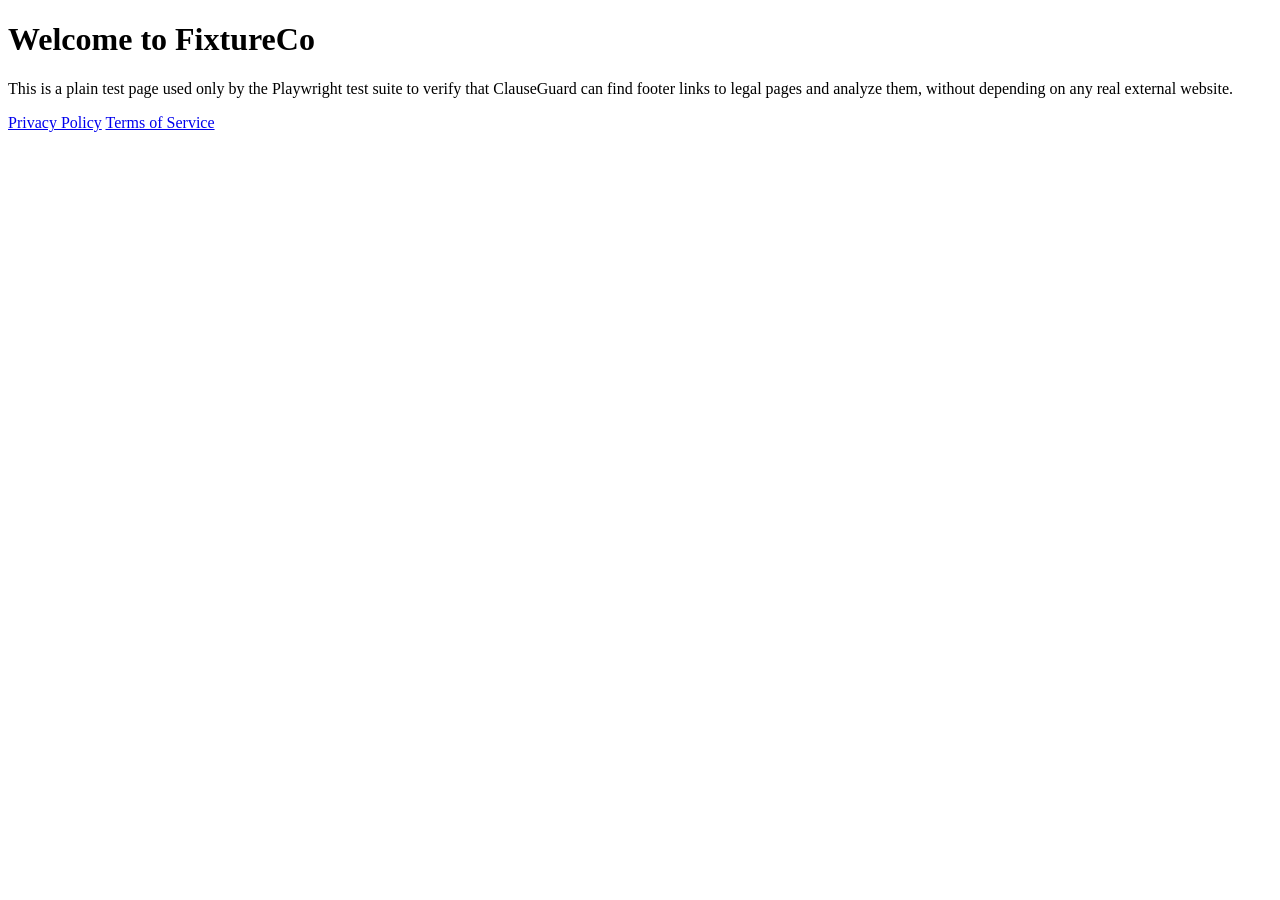
<file: demo/_fixtures/homepage.html>
<!DOCTYPE html>
<html lang="en">
<head>
<meta charset="UTF-8" />
<title>FixtureCo - Home</title>
</head>
<body>
  <main>
    <h1>Welcome to FixtureCo</h1>
    <p>This is a plain test page used only by the Playwright test suite to
    verify that ClauseGuard can find footer links to legal pages and
    analyze them, without depending on any real external website.</p>
  </main>
  <footer>
    <nav>
      <a href="privacy.html">Privacy Policy</a>
      <a href="terms.html">Terms of Service</a>
    </nav>
  </footer>
</body>
</html>
</file>
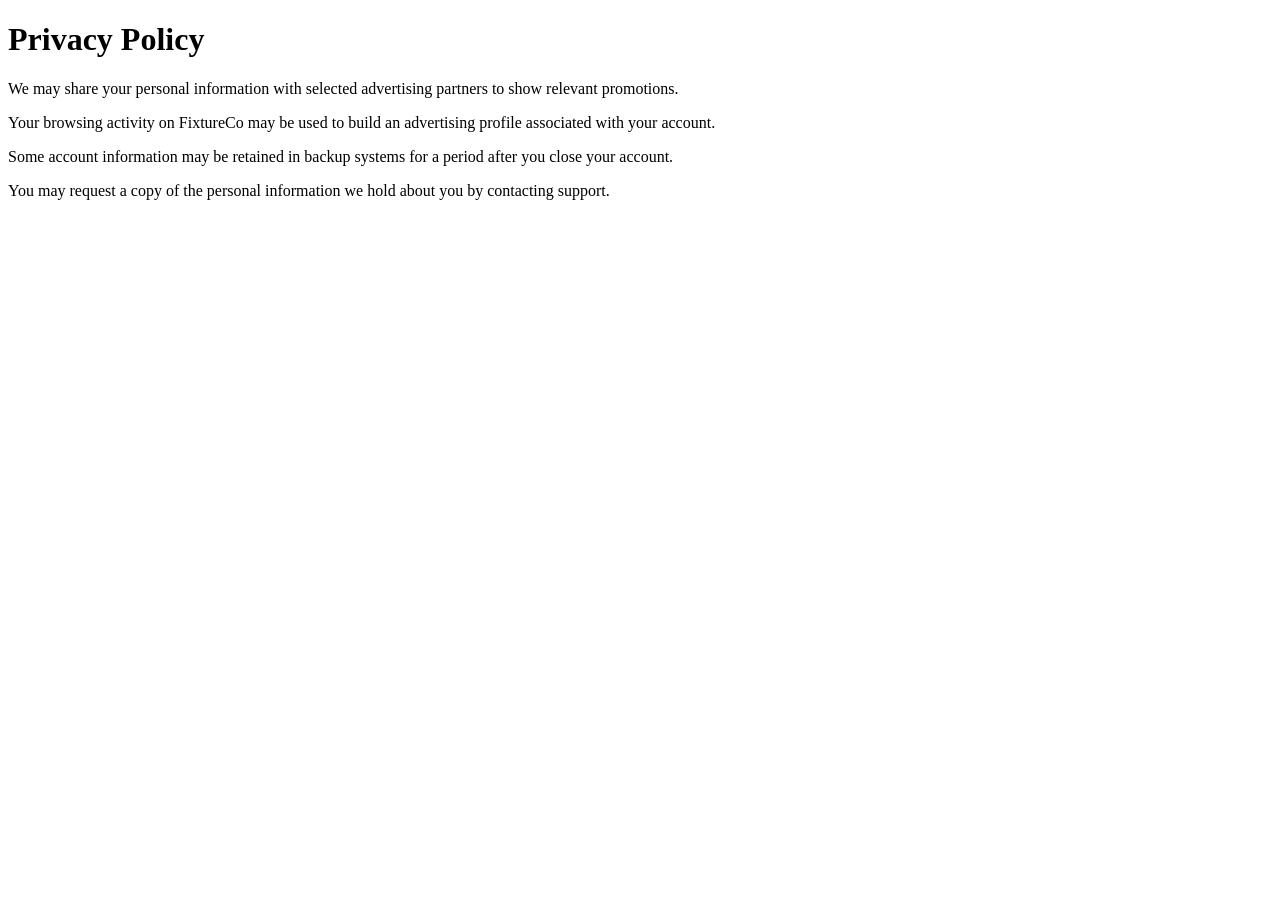
<file: demo/_fixtures/privacy.html>
<!DOCTYPE html>
<html lang="en">
<head>
<meta charset="UTF-8" />
<title>FixtureCo - Privacy Policy</title>
</head>
<body>
  <main>
    <h1>Privacy Policy</h1>
    <p>We may share your personal information with selected advertising partners to show relevant promotions.</p>
    <p>Your browsing activity on FixtureCo may be used to build an advertising profile associated with your account.</p>
    <p>Some account information may be retained in backup systems for a period after you close your account.</p>
    <p>You may request a copy of the personal information we hold about you by contacting support.</p>
  </main>
</body>
</html>
</file>
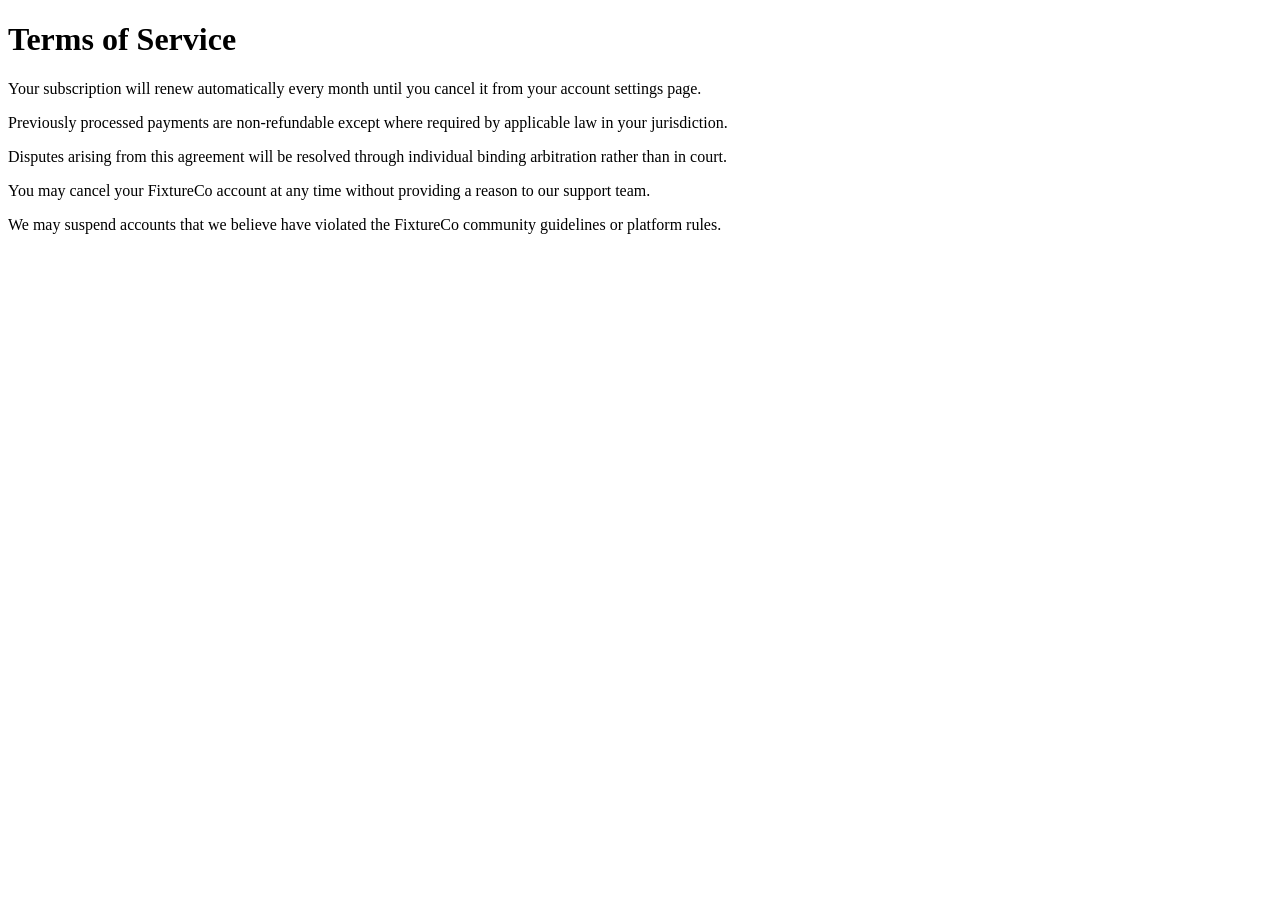
<file: demo/_fixtures/terms.html>
<!DOCTYPE html>
<html lang="en">
<head>
<meta charset="UTF-8" />
<title>FixtureCo - Terms of Service</title>
</head>
<body>
  <main>
    <h1>Terms of Service</h1>
    <p>Your subscription will renew automatically every month until you cancel it from your account settings page.</p>
    <p>Previously processed payments are non-refundable except where required by applicable law in your jurisdiction.</p>
    <p>Disputes arising from this agreement will be resolved through individual binding arbitration rather than in court.</p>
    <p>You may cancel your FixtureCo account at any time without providing a reason to our support team.</p>
    <p>We may suspend accounts that we believe have violated the FixtureCo community guidelines or platform rules.</p>
  </main>
</body>
</html>
</file>
<file: demo/styles.css>
/*
  ClauseGuard - shared demo styles
  Educational hackathon prototype. Keep visuals polished but lightweight.
*/

:root {
  --cg-bg: #0f1222;
  --cg-surface: #ffffff;
  --cg-surface-muted: #f4f6fb;
  --cg-text: #1b1f2a;
  --cg-text-muted: #5b6072;
  --cg-primary: #4f46e5;
  --cg-primary-dark: #3730a3;
  --cg-accent: #06b6d4;
  --cg-safe: #1b8a5a;
  --cg-safe-bg: #e4f7ec;
  --cg-privacy: #b05a00;
  --cg-privacy-bg: #fdecd2;
  --cg-payment: #b91c1c;
  --cg-payment-bg: #fde2e2;
  --cg-rights: #6d28d9;
  --cg-rights-bg: #ede3fb;
  --cg-radius-lg: 18px;
  --cg-radius-md: 12px;
  --cg-shadow: 0 10px 30px rgba(15, 18, 34, 0.08);
  font-size: 16px;
}

* {
  box-sizing: border-box;
}

body {
  margin: 0;
  font-family: "Segoe UI", system-ui, -apple-system, "Helvetica Neue", Arial, sans-serif;
  color: var(--cg-text);
  background: linear-gradient(160deg, #eef1fb 0%, #f7f8fc 45%, #ffffff 100%);
  line-height: 1.55;
}

a {
  color: var(--cg-primary);
}

button:focus-visible,
a:focus-visible,
input:focus-visible {
  outline: 3px solid var(--cg-accent);
  outline-offset: 2px;
}

.cg-disclaimer-banner {
  background: #11142a;
  color: #e4e7fb;
  text-align: center;
  font-size: 0.85rem;
  padding: 8px 14px;
  letter-spacing: 0.01em;
}

.cg-nav {
  display: flex;
  align-items: center;
  justify-content: space-between;
  padding: 18px 36px;
  background: rgba(255, 255, 255, 0.85);
  backdrop-filter: blur(6px);
  position: sticky;
  top: 0;
  z-index: 50;
  box-shadow: 0 1px 0 rgba(15, 18, 34, 0.06);
}

.cg-logo {
  font-weight: 700;
  font-size: 1.15rem;
  color: var(--cg-primary-dark);
  text-decoration: none;
  display: flex;
  align-items: center;
  gap: 8px;
}

.cg-nav-links {
  display: flex;
  gap: 22px;
  list-style: none;
  margin: 0;
  padding: 0;
}

.cg-nav-links a {
  text-decoration: none;
  color: var(--cg-text-muted);
  font-weight: 600;
  font-size: 0.92rem;
}

.cg-nav-links a:hover,
.cg-nav-links a.active {
  color: var(--cg-primary);
}

.cg-container {
  max-width: 1080px;
  margin: 0 auto;
  padding: 40px 28px 80px;
}

.cg-hero {
  text-align: center;
  padding: 48px 20px 28px;
}

.cg-hero h1 {
  font-size: 2.1rem;
  margin: 0 0 12px;
  color: var(--cg-text);
}

.cg-hero p {
  max-width: 640px;
  margin: 0 auto;
  color: var(--cg-text-muted);
  font-size: 1.02rem;
}

.cg-challenge-card {
  background: linear-gradient(120deg, var(--cg-primary), var(--cg-accent));
  color: #fff;
  border-radius: var(--cg-radius-lg);
  padding: 18px 26px;
  max-width: 640px;
  margin: 24px auto 0;
  box-shadow: var(--cg-shadow);
}

.cg-grid {
  display: grid;
  grid-template-columns: repeat(auto-fit, minmax(260px, 1fr));
  gap: 22px;
  margin-top: 36px;
}

.cg-card {
  background: var(--cg-surface);
  border-radius: var(--cg-radius-lg);
  padding: 24px;
  box-shadow: var(--cg-shadow);
  transition: transform 0.18s ease, box-shadow 0.18s ease;
  display: flex;
  flex-direction: column;
  gap: 10px;
}

.cg-card:hover {
  transform: translateY(-4px);
  box-shadow: 0 16px 36px rgba(15, 18, 34, 0.14);
}

.cg-card-icon {
  font-size: 1.8rem;
}

.cg-card h3 {
  margin: 0;
}

.cg-card p {
  color: var(--cg-text-muted);
  margin: 0;
  font-size: 0.92rem;
  flex-grow: 1;
}

.cg-difficulty {
  display: inline-block;
  font-size: 0.72rem;
  font-weight: 700;
  letter-spacing: 0.05em;
  text-transform: uppercase;
  padding: 4px 10px;
  border-radius: 999px;
  background: var(--cg-surface-muted);
  color: var(--cg-text-muted);
  width: fit-content;
}

.cg-btn {
  display: inline-block;
  border: none;
  border-radius: 999px;
  padding: 10px 22px;
  font-weight: 700;
  font-size: 0.92rem;
  cursor: pointer;
  text-decoration: none;
  text-align: center;
  transition: transform 0.12s ease, box-shadow 0.12s ease;
}

.cg-btn-primary {
  background: var(--cg-primary);
  color: #fff;
  box-shadow: 0 8px 18px rgba(79, 70, 229, 0.3);
}

.cg-btn-primary:hover {
  transform: translateY(-1px);
  box-shadow: 0 10px 22px rgba(79, 70, 229, 0.38);
}

.cg-btn-primary:disabled {
  opacity: 0.5;
  cursor: not-allowed;
  box-shadow: none;
  transform: none;
}

.cg-btn-secondary {
  background: var(--cg-surface-muted);
  color: var(--cg-text);
}

.cg-architecture-strip {
  margin-top: 44px;
  text-align: center;
  background: #11142a;
  color: #cfd3f5;
  border-radius: var(--cg-radius-lg);
  padding: 18px;
  font-family: "SFMono-Regular", Consolas, Menlo, monospace;
  font-size: 0.85rem;
  letter-spacing: 0.02em;
  overflow-x: auto;
}

.cg-judge-toggle {
  display: flex;
  align-items: center;
  gap: 10px;
  justify-content: center;
  margin-top: 18px;
  font-size: 0.92rem;
  color: var(--cg-text-muted);
}

.cg-judge-bar {
  background: #fff4d6;
  border: 1px solid #f3c969;
  color: #6b4b00;
  text-align: center;
  padding: 10px 16px;
  font-weight: 600;
  font-size: 0.88rem;
}

/* ---- Scenario page layout ---- */

.cg-scenario-header {
  padding: 28px 36px;
  color: #fff;
}

.cg-scenario-header h1 {
  margin: 0 0 6px;
}

.cg-scenario-meta {
  display: flex;
  flex-wrap: wrap;
  gap: 18px;
  font-size: 0.85rem;
  opacity: 0.9;
  margin-top: 10px;
}

.cg-scenario-layout {
  display: grid;
  grid-template-columns: minmax(0, 1fr) 340px;
  gap: 28px;
  padding: 28px 36px 60px;
  align-items: start;
}

@media (max-width: 880px) {
  .cg-scenario-layout {
    grid-template-columns: 1fr;
  }
}

.cg-panel {
  background: var(--cg-surface);
  border-radius: var(--cg-radius-lg);
  box-shadow: var(--cg-shadow);
  padding: 24px;
}

.cg-terms-box {
  max-height: 480px;
  overflow-y: auto;
  padding-right: 6px;
}

.tc-clause {
  display: block;
  padding: 12px 14px;
  margin-bottom: 10px;
  border-radius: var(--cg-radius-md);
  background: var(--cg-surface-muted);
  font-size: 0.92rem;
  position: relative;
  transition: background 0.2s ease;
}

.cg-sidebar {
  position: sticky;
  top: 90px;
  display: flex;
  flex-direction: column;
  gap: 16px;
}

.cg-signup-form label {
  display: block;
  font-size: 0.85rem;
  font-weight: 600;
  margin: 12px 0 4px;
}

.cg-signup-form input {
  width: 100%;
  padding: 10px 12px;
  border-radius: var(--cg-radius-md);
  border: 1px solid #d6d9e8;
  font-size: 0.92rem;
}

.cg-checkbox-row {
  display: flex;
  align-items: flex-start;
  gap: 10px;
  margin: 18px 0 14px;
  font-size: 0.88rem;
}

.cg-checkbox-row input {
  margin-top: 3px;
}

.cg-reading-time,
.cg-elapsed-timer {
  font-size: 0.82rem;
  color: var(--cg-text-muted);
  margin-top: 6px;
}

.cg-review-nudge {
  margin-top: 10px;
  padding: 10px 12px;
  border-radius: var(--cg-radius-md);
  background: #fff4d6;
  color: #6b4b00;
  font-size: 0.84rem;
  display: none;
}

.cg-review-nudge.cg-visible {
  display: block;
}

.cg-fine-print {
  font-size: 0.75rem;
  color: var(--cg-text-muted);
  margin-top: 16px;
}

/* Highlight categories (applied by the extension content script) */
.cg-highlight-safe {
  background: var(--cg-safe-bg) !important;
  box-shadow: inset 0 0 0 1px var(--cg-safe);
}

.cg-highlight-privacy {
  background: var(--cg-privacy-bg) !important;
  box-shadow: inset 0 0 0 1px var(--cg-privacy);
}

.cg-highlight-payment {
  background: var(--cg-payment-bg) !important;
  box-shadow: inset 0 0 0 1px var(--cg-payment);
}

.cg-highlight-rights {
  background: var(--cg-rights-bg) !important;
  box-shadow: inset 0 0 0 1px var(--cg-rights);
}

.cg-badge {
  display: inline-block;
  margin-top: 8px;
  font-size: 0.72rem;
  font-weight: 700;
  padding: 3px 9px;
  border-radius: 999px;
  background: rgba(0, 0, 0, 0.08);
}

.cg-badge-explanation {
  display: block;
  margin-top: 6px;
  font-size: 0.78rem;
  color: var(--cg-text-muted);
  font-style: italic;
}

/* ---- Comparison dashboard ---- */

.cg-compare-table {
  width: 100%;
  border-collapse: collapse;
  margin-top: 18px;
}

.cg-compare-table th,
.cg-compare-table td {
  padding: 10px 12px;
  text-align: left;
  border-bottom: 1px solid #ebedf6;
  font-size: 0.86rem;
}

.cg-bar-track {
  background: var(--cg-surface-muted);
  border-radius: 999px;
  height: 8px;
  width: 100%;
  overflow: hidden;
}

.cg-bar-fill {
  height: 100%;
  border-radius: 999px;
}

.cg-bar-fill.privacy {
  background: var(--cg-privacy);
}

.cg-bar-fill.payment {
  background: var(--cg-payment);
}

.cg-bar-fill.rights {
  background: var(--cg-rights);
}

.cg-empty-state {
  text-align: center;
  padding: 50px 20px;
  color: var(--cg-text-muted);
}

/* ---- Presentation page ---- */

.cg-presentation-section {
  padding: 36px;
  background: var(--cg-surface);
  border-radius: var(--cg-radius-lg);
  box-shadow: var(--cg-shadow);
  margin-bottom: 24px;
}

.cg-presentation-section h2 {
  margin-top: 0;
}

.cg-flow-steps {
  display: flex;
  flex-wrap: wrap;
  gap: 10px;
  font-family: "SFMono-Regular", Consolas, Menlo, monospace;
  font-size: 0.82rem;
}

.cg-flow-steps span {
  background: var(--cg-surface-muted);
  padding: 8px 12px;
  border-radius: var(--cg-radius-md);
}

.cg-contrast-grid {
  display: grid;
  grid-template-columns: 1fr 1fr;
  gap: 24px;
}

@media (max-width: 720px) {
  .cg-contrast-grid {
    grid-template-columns: 1fr;
  }
}

.cg-contrast-col {
  padding: 20px;
  border-radius: var(--cg-radius-md);
}

.cg-contrast-col.left {
  background: var(--cg-safe-bg);
}

.cg-contrast-col.right {
  background: var(--cg-payment-bg);
}

footer.cg-footer {
  text-align: center;
  color: var(--cg-text-muted);
  font-size: 0.8rem;
  padding: 30px 20px 50px;
}
</file>
<file: extension/dashboard.css>
/* ClauseGuard - dashboard page styles */

:root {
  font-family: "Segoe UI", system-ui, -apple-system, sans-serif;
}

body {
  margin: 0;
  background: linear-gradient(160deg, #eef1fb 0%, #f7f8fc 45%, #ffffff 100%);
  color: #1b1f2a;
}

.cg-dash-header {
  background: linear-gradient(120deg, #4f46e5, #06b6d4);
  color: #fff;
  padding: 24px 32px;
}

.cg-dash-header h1 {
  margin: 0 0 4px;
  font-size: 1.3rem;
}

.cg-dash-header p {
  margin: 0;
  font-size: 0.85rem;
  opacity: 0.92;
}

.cg-dash-content {
  max-width: 760px;
  margin: 0 auto;
  padding: 28px 24px 60px;
}

.cg-dash-loading,
.cg-dash-error {
  text-align: center;
  color: #5b6072;
  padding: 60px 20px;
  font-size: 1rem;
}

.cg-dash-error {
  color: #b91c1c;
}

.cg-site-title {
  font-size: 1.4rem;
  margin: 0 0 4px;
}

.cg-site-domain {
  color: #5b6072;
  font-size: 0.9rem;
  margin: 0 0 24px;
}

.cg-grade-card {
  display: flex;
  align-items: center;
  gap: 22px;
  background: #fff;
  border-radius: 18px;
  box-shadow: 0 10px 30px rgba(15, 18, 34, 0.08);
  padding: 24px;
  margin-bottom: 20px;
}

.cg-grade-badge {
  flex-shrink: 0;
  width: 84px;
  height: 84px;
  border-radius: 50%;
  display: flex;
  align-items: center;
  justify-content: center;
  font-size: 2.2rem;
  font-weight: 800;
  color: #fff;
}

.cg-grade-a {
  background: #1b8a5a;
}

.cg-grade-b {
  background: #0a7ea4;
}

.cg-grade-c {
  background: #b05a00;
}

.cg-grade-d {
  background: #b91c1c;
}

.cg-grade-label {
  font-size: 1.1rem;
  font-weight: 700;
  margin: 0 0 6px;
}

.cg-grade-summary {
  margin: 0;
  color: #5b6072;
  font-size: 0.92rem;
}

.cg-score-track {
  margin-top: 12px;
  background: #f4f6fb;
  border-radius: 999px;
  height: 10px;
  overflow: hidden;
}

.cg-score-fill {
  height: 100%;
  border-radius: 999px;
}

.cg-grade-legend {
  background: #fff;
  border-radius: 14px;
  box-shadow: 0 6px 18px rgba(15, 18, 34, 0.06);
  padding: 16px 18px;
  margin-bottom: 20px;
}

.cg-grade-legend h4 {
  margin: 0 0 10px;
  font-size: 0.85rem;
  color: #5b6072;
}

.cg-grade-legend-row {
  display: flex;
  align-items: center;
  gap: 12px;
  padding: 6px 8px;
  border-radius: 8px;
  font-size: 0.82rem;
}

.cg-grade-legend-current {
  background: #f4f6fb;
  font-weight: 700;
}

.cg-grade-legend-badge {
  width: 26px;
  height: 26px;
  border-radius: 50%;
  display: flex;
  align-items: center;
  justify-content: center;
  color: #fff;
  font-weight: 800;
  font-size: 0.78rem;
  flex-shrink: 0;
}

.cg-grade-legend-range {
  width: 90px;
  color: #5b6072;
  flex-shrink: 0;
}

.cg-category-grid {
  display: grid;
  grid-template-columns: repeat(auto-fit, minmax(260px, 1fr));
  gap: 16px;
  margin-bottom: 20px;
}

.cg-category-card {
  background: #fff;
  border-radius: 14px;
  box-shadow: 0 6px 18px rgba(15, 18, 34, 0.06);
  padding: 18px;
}

.cg-category-card h3 {
  margin: 0 0 4px;
  font-size: 0.95rem;
}

.cg-category-count {
  font-size: 1.6rem;
  font-weight: 800;
  margin: 4px 0;
}

.cg-category-dpdp {
  font-size: 0.72rem;
  color: #5b6072;
  font-style: italic;
}

.cg-meta-card {
  background: #11142a;
  color: #cfd3f5;
  border-radius: 14px;
  padding: 16px 18px;
  font-size: 0.82rem;
  margin-bottom: 20px;
}

.cg-meta-card strong {
  color: #fff;
}

.cg-evidence {
  background: #fff;
  border-radius: 14px;
  box-shadow: 0 6px 18px rgba(15, 18, 34, 0.06);
  padding: 18px;
}

.cg-evidence summary {
  cursor: pointer;
  font-weight: 700;
  font-size: 0.9rem;
}

.cg-evidence-item {
  padding: 10px 0;
  border-bottom: 1px dashed #ebedf6;
  font-size: 0.85rem;
}

.cg-evidence-item:last-child {
  border-bottom: none;
}

.cg-evidence-badge {
  display: inline-block;
  font-size: 0.7rem;
  font-weight: 700;
  padding: 2px 8px;
  border-radius: 999px;
  background: #f4f6fb;
  margin-right: 6px;
}

.cg-dash-footer {
  text-align: center;
  color: #5b6072;
  font-size: 0.74rem;
  padding: 20px;
}
</file>
<file: extension/popup.css>
/* ClauseGuard - popup styles */

:root {
  font-family: "Segoe UI", system-ui, -apple-system, sans-serif;
}

body {
  margin: 0;
  width: 320px;
  color: #1b1f2a;
  background: #f7f8fc;
}

.cg-popup-header {
  background: linear-gradient(120deg, #4f46e5, #06b6d4);
  color: #fff;
  padding: 16px;
}

.cg-popup-header h1 {
  margin: 0;
  font-size: 1.05rem;
}

.cg-popup-subtitle {
  margin: 4px 0 0;
  font-size: 0.72rem;
  opacity: 0.9;
}

.cg-popup-status {
  padding: 14px 16px;
  background: #fff;
  border-bottom: 1px solid #ebedf6;
}

.cg-status-row {
  display: flex;
  justify-content: space-between;
  align-items: center;
  font-size: 0.85rem;
  margin-bottom: 8px;
}

.cg-status-pill {
  font-size: 0.72rem;
  font-weight: 700;
  padding: 3px 10px;
  border-radius: 999px;
}

.cg-status-unknown {
  background: #f4f6fb;
  color: #5b6072;
}

.cg-status-online {
  background: #e4f7ec;
  color: #1b8a5a;
}

.cg-status-offline {
  background: #fde2e2;
  color: #b91c1c;
}

.cg-btn-small {
  width: 100%;
  margin-top: 4px;
  background: #f4f6fb;
  border: 1px solid #e3e5f0;
  border-radius: 8px;
  padding: 8px 10px;
  font-size: 0.8rem;
  font-weight: 700;
  cursor: pointer;
}

.cg-btn-small:hover {
  background: #ebedf6;
}

.cg-btn-primary-small {
  background: #4f46e5;
  color: #fff;
  border: none;
}

.cg-btn-primary-small:hover {
  background: #3730a3;
}

.cg-popup-instructions {
  padding: 12px 16px;
  font-size: 0.8rem;
  color: #5b6072;
}

.cg-popup-reality {
  padding: 12px 16px;
  background: #fff;
  border-top: 1px solid #ebedf6;
}

.cg-popup-reality h2 {
  font-size: 0.85rem;
  margin: 0 0 6px;
}

.cg-popup-hint {
  font-size: 0.72rem;
  color: #5b6072;
  margin: 0 0 8px;
}

.cg-selection-results {
  margin-top: 10px;
  max-height: 220px;
  overflow-y: auto;
  font-size: 0.78rem;
}

.cg-selection-result-item {
  padding: 8px 0;
  border-bottom: 1px dashed #ebedf6;
}

.cg-selection-result-label {
  font-weight: 700;
}

.cg-popup-footer {
  padding: 10px 16px;
  font-size: 0.68rem;
  color: #5b6072;
  text-align: center;
}

.cg-popup-scan {
  padding: 12px 16px;
  background: #fff;
  border-top: 1px solid #ebedf6;
}

.cg-popup-scan h2 {
  font-size: 0.85rem;
  margin: 0 0 6px;
}
</file>
